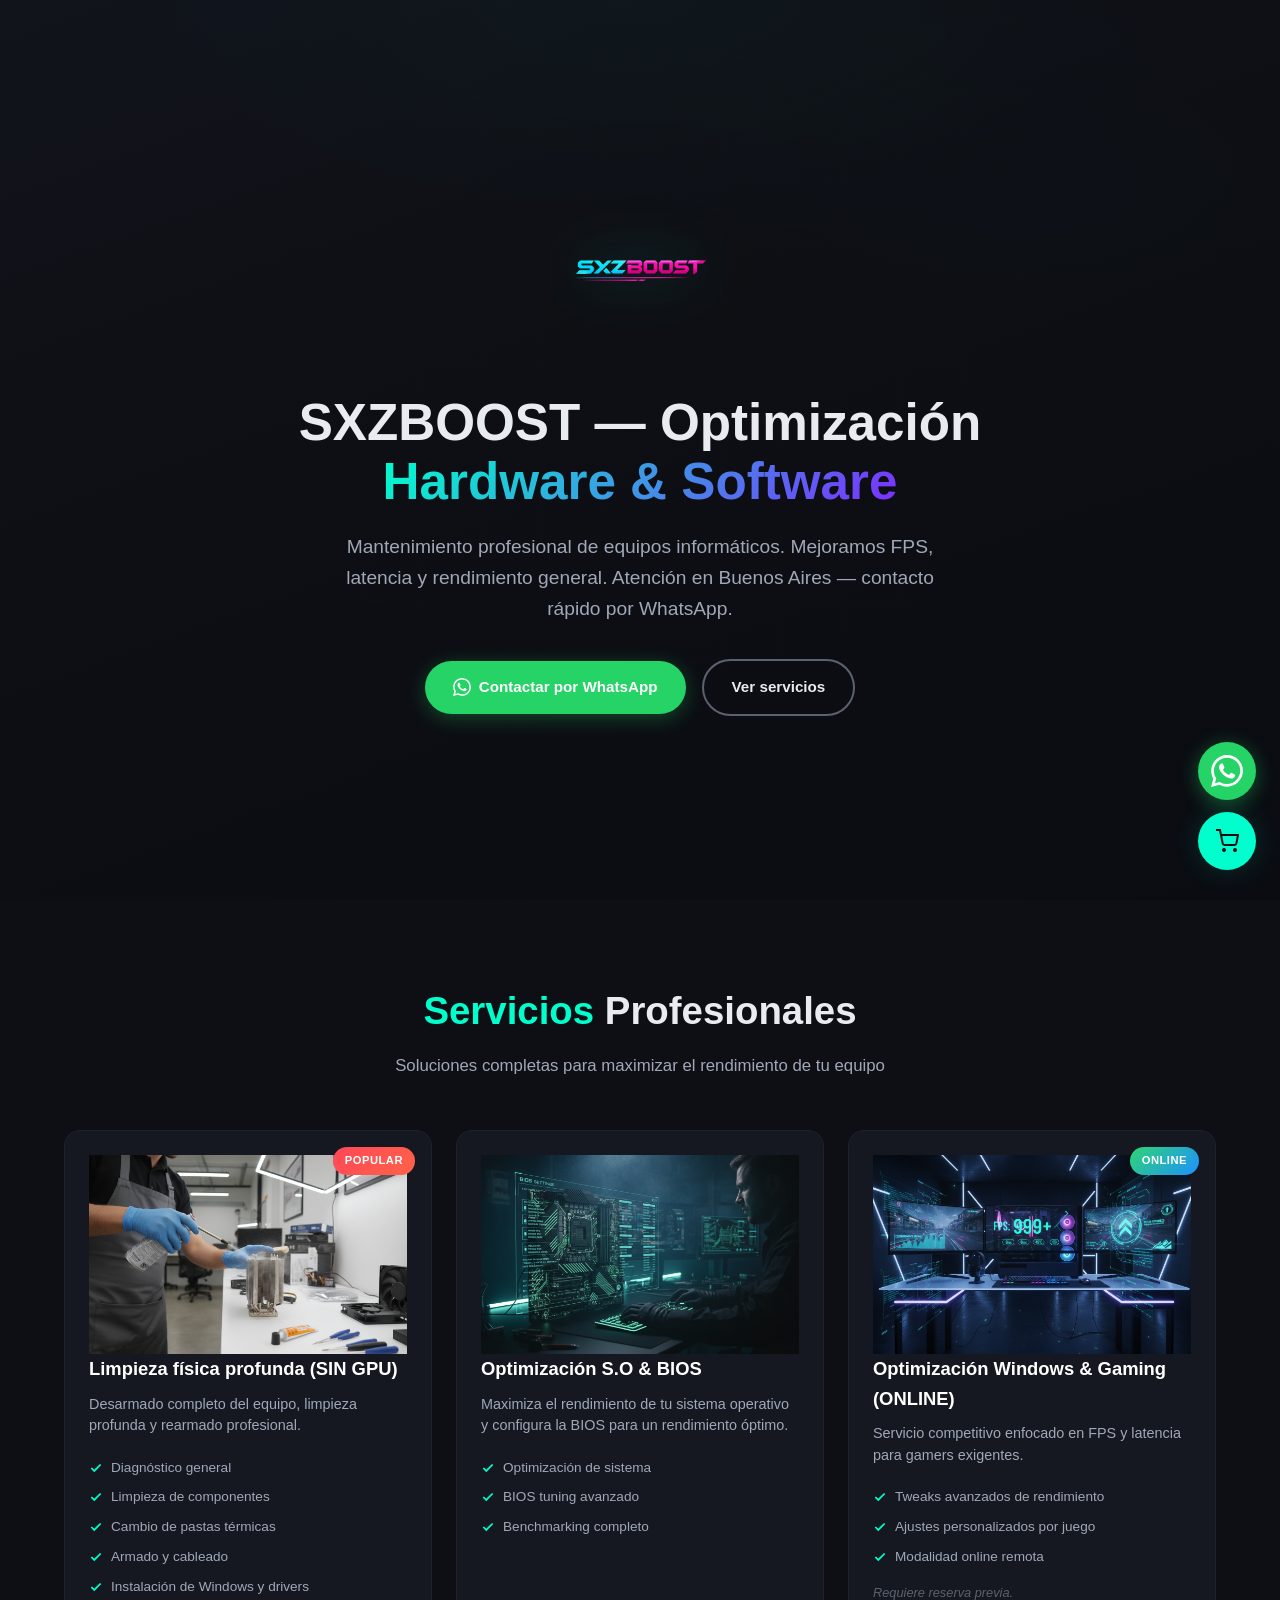
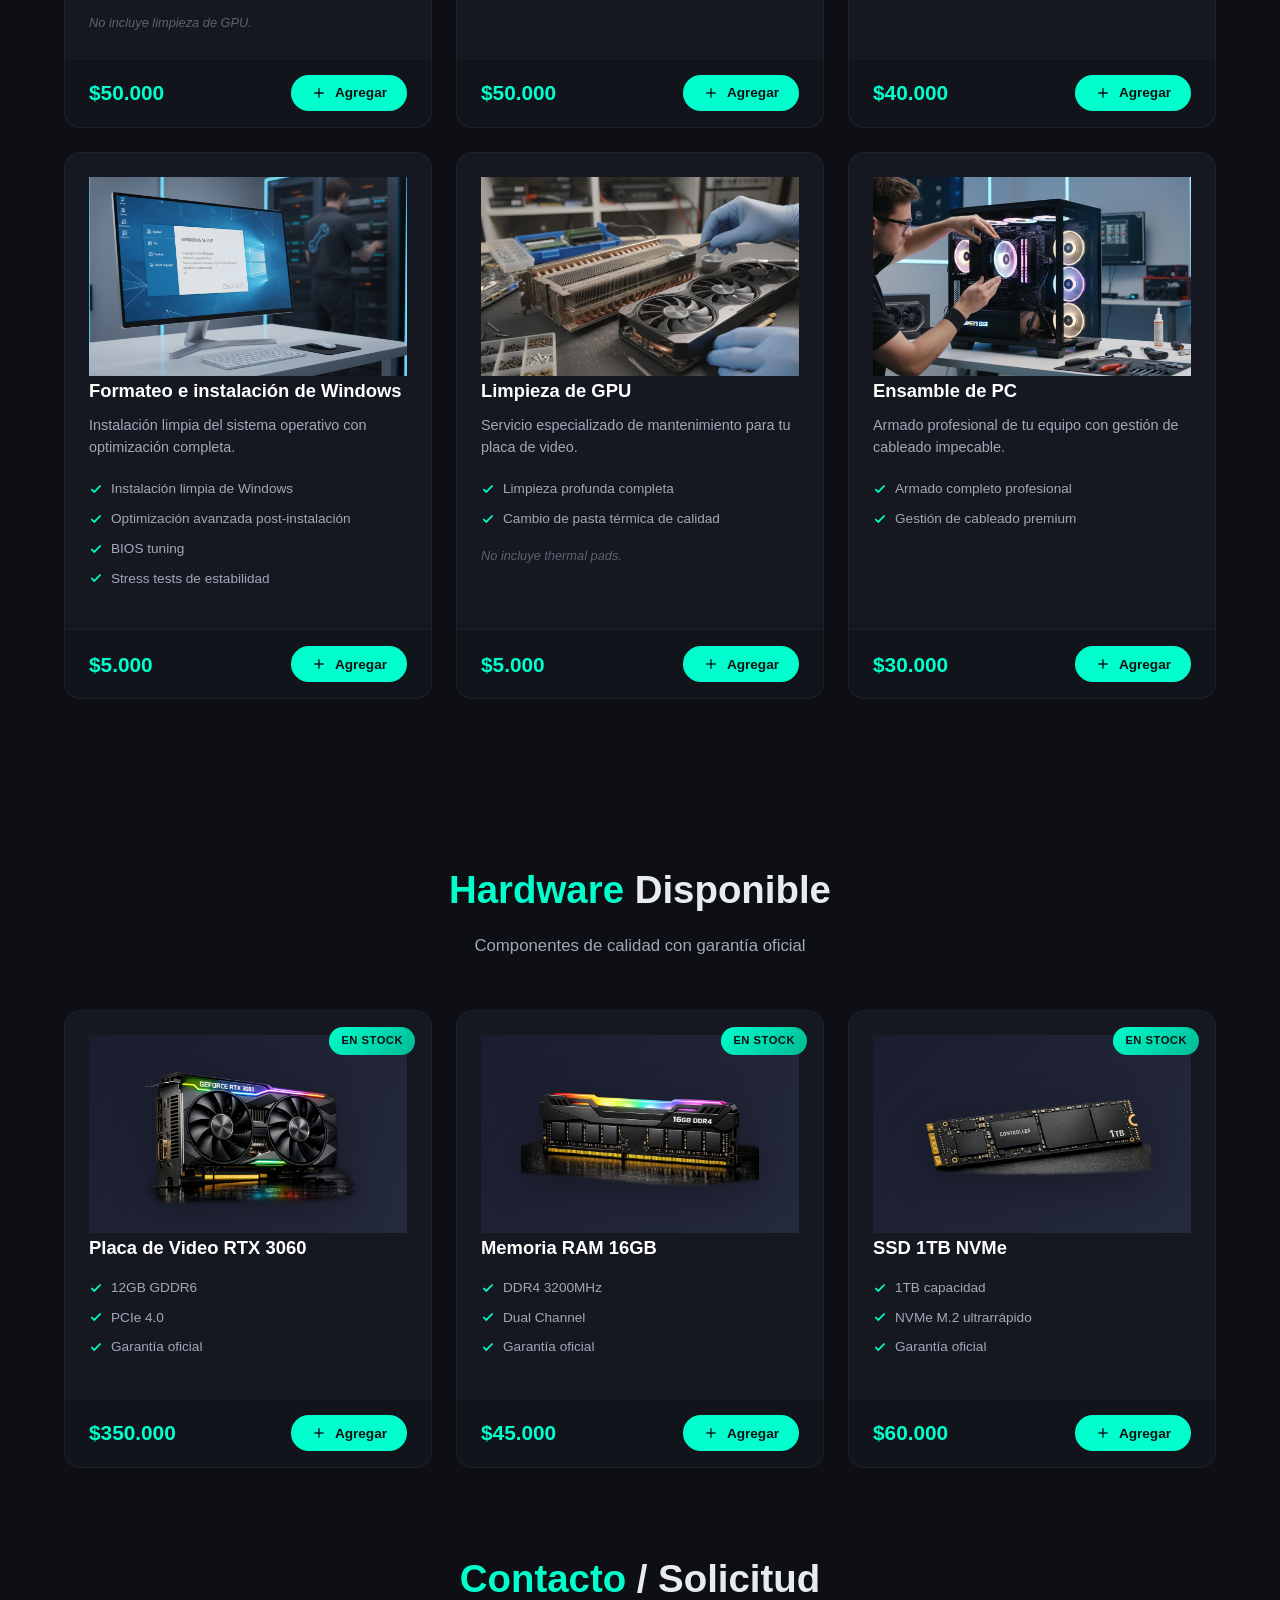
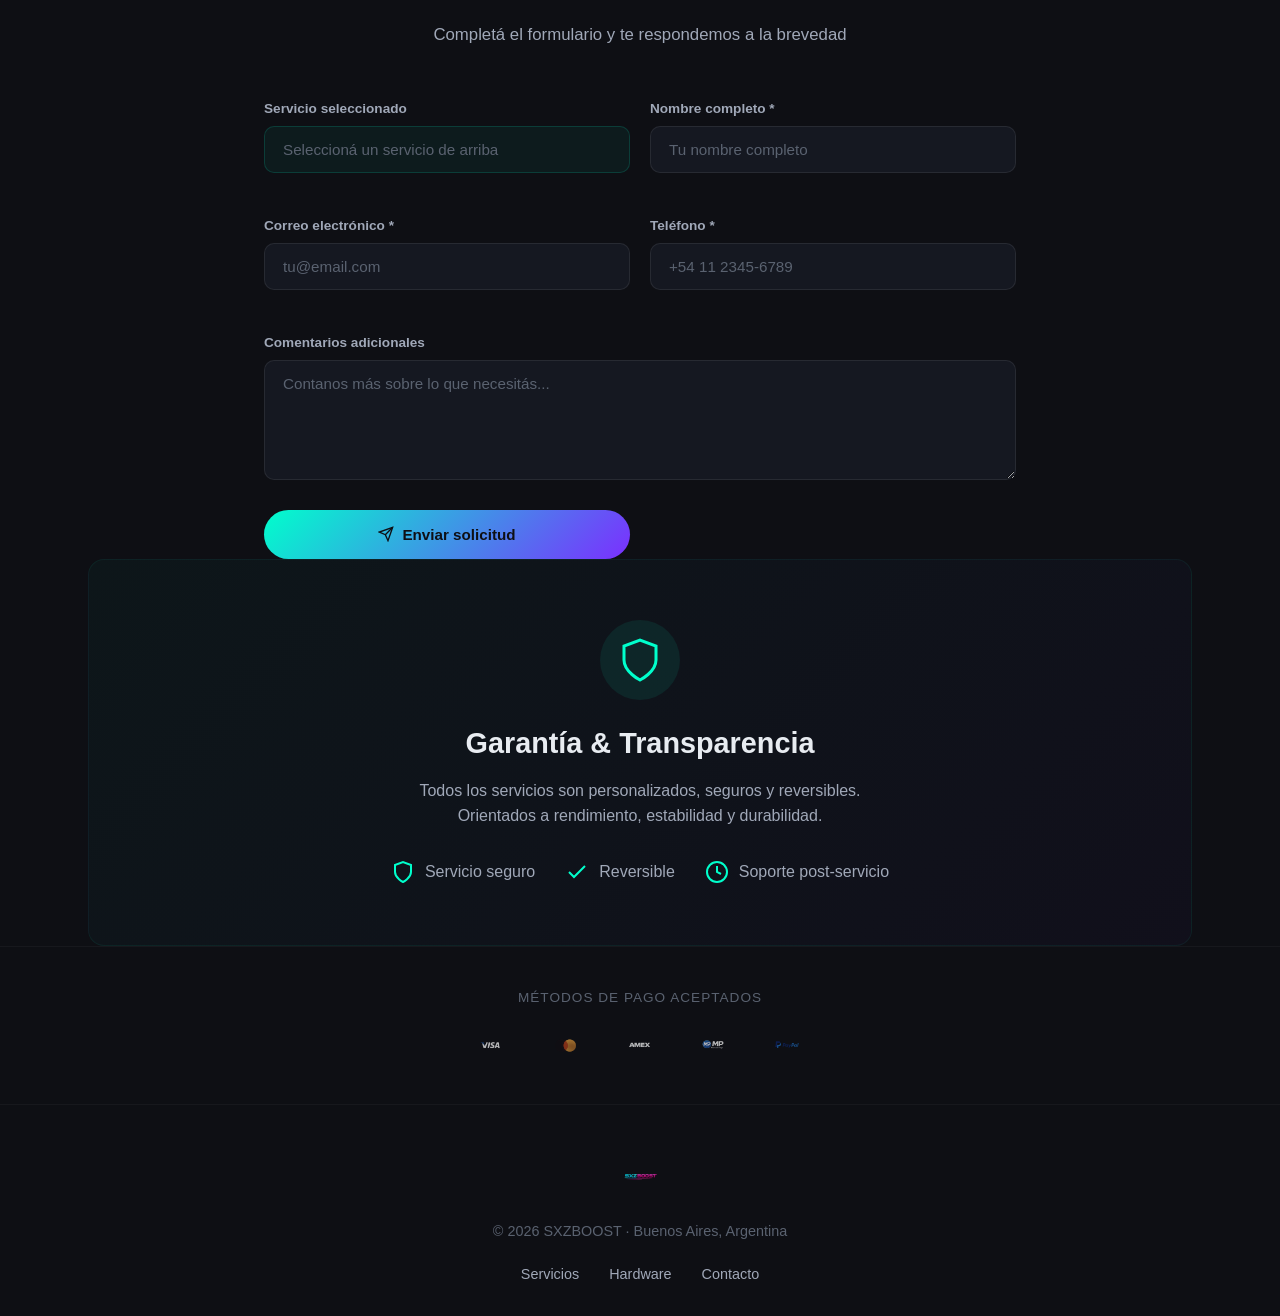
<file: index.html>
<!DOCTYPE html>
<html lang="es">
<head>
<meta charset="UTF-8" />
<meta name="viewport" content="width=device-width, initial-scale=1.0" />
<meta name="description" content="SXZBOOST - Servicio profesional de optimizaci&oacute;n y mantenimiento de PCs en Buenos Aires. Mejoramos FPS, latencia y rendimiento general." />
<meta name="keywords" content="optimizaci&oacute;n PC, mantenimiento computadoras, limpieza GPU, ensamble PC, Buenos Aires, gaming" />
<meta name="theme-color" content="#0e0f14" />
<meta name="author" content="SXZBOOST" />
<meta property="og:title" content="SXZBOOST | Optimizaci&oacute;n y Mantenimiento PC" />
<meta property="og:description" content="Servicio profesional de optimizaci&oacute;n de equipos inform&aacute;ticos. Mejoramos FPS, latencia y rendimiento general." />
<meta property="og:type" content="website" />

<!-- Content Security Policy (fallback si _headers no está disponible) -->
<meta http-equiv="Content-Security-Policy" content="default-src 'self'; script-src 'self' 'unsafe-inline' https://www.mercadopago.com https://www.paypal.com https://sdk.mercadopago.com; style-src 'self' 'unsafe-inline' https://fonts.googleapis.com; font-src 'self' https://fonts.gstatic.com; img-src 'self' data: https:; connect-src 'self' https://api.mercadopago.com https://*.paypal.com; frame-src https://www.mercadopago.com https://*.paypal.com; base-uri 'self'; form-action 'self' https://www.mercadopago.com https://*.paypal.com; upgrade-insecure-requests" />

<!-- X-Frame-Options (fallback) -->
<meta http-equiv="X-Frame-Options" content="DENY" />

<!-- X-Content-Type-Options (fallback) -->
<meta http-equiv="X-Content-Type-Options" content="nosniff" />

<!-- X-XSS-Protection (fallback para navegadores legacy) -->
<meta http-equiv="X-XSS-Protection" content="1; mode=block" />

<!-- Referrer Policy -->
<meta name="referrer" content="strict-origin-when-cross-origin" />

<title>SXZBOOST | Optimizaci&oacute;n &amp; Mantenimiento PC</title>

<!-- Preconnect -->
<link rel="preconnect" href="https://fonts.googleapis.com">
<link rel="preconnect" href="https://fonts.gstatic.com" crossorigin>

<!-- Fonts -->
<link href="https://fonts.googleapis.com/css2?family=Montserrat:wght@300;400;500;600;700;800&amp;display=swap" rel="stylesheet">

<!-- Favicon -->
<link rel="icon" type="image/png" href="logo.png">

<!-- CSS -->
<link rel="stylesheet" href="assets/css/style.css">
</head>

<body>

<!-- Skip link -->
<a class="sr-only" href="#main">Saltar al contenido</a>

<!-- Header / Hero -->
<header class="hero" role="banner">
<div class="hero-bg" aria-hidden="true"></div>
<div class="container hero-inner">
    <img class="logo" src="logo.png" alt="SXZBOOST" loading="eager">
    <h1>SXZBOOST &mdash; Optimizaci&oacute;n <span>Hardware &amp; Software</span></h1>
    <p class="lead">
    Mantenimiento profesional de equipos inform&aacute;ticos. Mejoramos FPS, latencia y rendimiento general.
    Atenci&oacute;n en Buenos Aires &mdash; contacto r&aacute;pido por WhatsApp.
    </p>
    <div class="hero-ctas">
    <a href="https://wa.me/5491123981806" target="_blank" rel="noopener noreferrer nofollow" class="btn btn-whatsapp" referrerpolicy="no-referrer">
        <svg width="18" height="18" viewBox="0 0 24 24" fill="currentColor" aria-hidden="true"><path d="M17.472 14.382c-.297-.149-1.758-.867-2.03-.967-.273-.099-.471-.148-.67.15-.197.297-.767.966-.94 1.164-.173.199-.347.223-.644.075-.297-.15-1.255-.463-2.39-1.475-.883-.788-1.48-1.761-1.653-2.059-.173-.297-.018-.458.13-.606.134-.133.298-.347.446-.52.149-.174.198-.298.298-.497.099-.198.05-.371-.025-.52-.075-.149-.669-1.612-.916-2.207-.242-.579-.487-.5-.669-.51-.173-.008-.371-.01-.57-.01-.198 0-.52.074-.792.372-.272.297-1.04 1.016-1.04 2.479 0 1.462 1.065 2.875 1.213 3.074.149.198 2.096 3.2 5.077 4.487.709.306 1.262.489 1.694.625.712.227 1.36.195 1.871.118.571-.085 1.758-.719 2.006-1.413.248-.694.248-1.289.173-1.413-.074-.124-.272-.198-.57-.347m-5.421 7.403h-.004a9.87 9.87 0 01-5.031-1.378l-.361-.214-3.741.982.998-3.648-.235-.374a9.86 9.86 0 01-1.51-5.26c.001-5.45 4.436-9.884 9.888-9.884 2.64 0 5.122 1.03 6.988 2.898a9.825 9.825 0 012.893 6.994c-.003 5.45-4.437 9.884-9.885 9.884m8.413-18.297A11.815 11.815 0 0012.05 0C5.495 0 .16 5.335.157 11.892c0 2.096.547 4.142 1.588 5.945L.057 24l6.305-1.654a11.882 11.882 0 005.683 1.448h.005c6.554 0 11.89-5.335 11.893-11.893a11.821 11.821 0 00-3.48-8.413z"/></svg>
        Contactar por WhatsApp
    </a>
    <a href="#servicios" class="btn btn-outline">Ver servicios</a>
    </div>
</div>
</header>

<!-- Main Content -->
<main id="main" class="container" role="main">

<!-- SERVICIOS -->
<section id="servicios" class="section-reveal">
    <div class="section-header">
    <h2><span>Servicios</span> Profesionales</h2>
    <p class="section-subtitle">Soluciones completas para maximizar el rendimiento de tu equipo</p>
    </div>
    <div class="services">

    <article class="card" data-service="limpieza_fisica">
        <div class="card-badge">Popular</div>
        <div class="card-body">
        <div class="card-img-wrap">
            <img src="img/Limpieza-Fisica.png" alt="Limpieza f&iacute;sica profunda de PC" loading="lazy">
        </div>
        <h3>Limpieza f&iacute;sica profunda (SIN GPU)</h3>
        <p>Desarmado completo del equipo, limpieza profunda y rearmado profesional.</p>
        <ul>
            <li><svg width="14" height="14" viewBox="0 0 24 24" fill="none" stroke="#00ffcc" stroke-width="3"><polyline points="20 6 9 17 4 12"></polyline></svg> Diagn&oacute;stico general</li>
            <li><svg width="14" height="14" viewBox="0 0 24 24" fill="none" stroke="#00ffcc" stroke-width="3"><polyline points="20 6 9 17 4 12"></polyline></svg> Limpieza de componentes</li>
            <li><svg width="14" height="14" viewBox="0 0 24 24" fill="none" stroke="#00ffcc" stroke-width="3"><polyline points="20 6 9 17 4 12"></polyline></svg> Cambio de pastas t&eacute;rmicas</li>
            <li><svg width="14" height="14" viewBox="0 0 24 24" fill="none" stroke="#00ffcc" stroke-width="3"><polyline points="20 6 9 17 4 12"></polyline></svg> Armado y cableado</li>
            <li><svg width="14" height="14" viewBox="0 0 24 24" fill="none" stroke="#00ffcc" stroke-width="3"><polyline points="20 6 9 17 4 12"></polyline></svg> Instalaci&oacute;n de Windows y drivers</li>
        </ul>
        <small class="card-note">No incluye limpieza de GPU.</small>
        </div>
        <div class="card-footer">
        <div class="price" data-price="50000">$50.000</div>
        <button class="btn btn-add"
            data-id="limpieza_fisica_sin_gpu"
            data-name="Limpieza f&iacute;sica profunda (SIN GPU)"
            data-price="50000"
            data-img="img/Limpieza-Fisica.png"
            aria-label="Agregar Limpieza f&iacute;sica profunda al carrito">
            <svg width="16" height="16" viewBox="0 0 24 24" fill="none" stroke="currentColor" stroke-width="2"><line x1="12" y1="5" x2="12" y2="19"></line><line x1="5" y1="12" x2="19" y2="12"></line></svg>
            Agregar
        </button>
        </div>
    </article>

    <article class="card" data-service="optimizacion_so">
        <div class="card-body">
        <div class="card-img-wrap">
            <img src="img/optimizacion-so-bios.png" alt="Optimizaci&oacute;n de sistema y BIOS" loading="lazy">
        </div>
        <h3>Optimizaci&oacute;n S.O &amp; BIOS</h3>
        <p>Maximiza el rendimiento de tu sistema operativo y configura la BIOS para un rendimiento &oacute;ptimo.</p>
        <ul>
            <li><svg width="14" height="14" viewBox="0 0 24 24" fill="none" stroke="#00ffcc" stroke-width="3"><polyline points="20 6 9 17 4 12"></polyline></svg> Optimizaci&oacute;n de sistema</li>
            <li><svg width="14" height="14" viewBox="0 0 24 24" fill="none" stroke="#00ffcc" stroke-width="3"><polyline points="20 6 9 17 4 12"></polyline></svg> BIOS tuning avanzado</li>
            <li><svg width="14" height="14" viewBox="0 0 24 24" fill="none" stroke="#00ffcc" stroke-width="3"><polyline points="20 6 9 17 4 12"></polyline></svg> Benchmarking completo</li>
        </ul>
        </div>
        <div class="card-footer">
        <div class="price" data-price="50000">$50.000</div>
        <button class="btn btn-add"
            data-id="optimizacion_so_bios"
            data-name="Optimizaci&oacute;n S.O &amp; BIOS"
            data-price="50000"
            data-img="img/optimizacion-so-bios.png"
            aria-label="Agregar Optimizaci&oacute;n S.O y BIOS al carrito">
            <svg width="16" height="16" viewBox="0 0 24 24" fill="none" stroke="currentColor" stroke-width="2"><line x1="12" y1="5" x2="12" y2="19"></line><line x1="5" y1="12" x2="19" y2="12"></line></svg>
            Agregar
        </button>
        </div>
    </article>

    <article class="card" data-service="gaming_online">
        <div class="card-badge badge-online">Online</div>
        <div class="card-body">
        <div class="card-img-wrap">
            <img src="img/optimizacion-gaming.png" alt="Optimizaci&oacute;n Windows Gaming" loading="lazy">
        </div>
        <h3>Optimizaci&oacute;n Windows &amp; Gaming (ONLINE)</h3>
        <p>Servicio competitivo enfocado en FPS y latencia para gamers exigentes.</p>
        <ul>
            <li><svg width="14" height="14" viewBox="0 0 24 24" fill="none" stroke="#00ffcc" stroke-width="3"><polyline points="20 6 9 17 4 12"></polyline></svg> Tweaks avanzados de rendimiento</li>
            <li><svg width="14" height="14" viewBox="0 0 24 24" fill="none" stroke="#00ffcc" stroke-width="3"><polyline points="20 6 9 17 4 12"></polyline></svg> Ajustes personalizados por juego</li>
            <li><svg width="14" height="14" viewBox="0 0 24 24" fill="none" stroke="#00ffcc" stroke-width="3"><polyline points="20 6 9 17 4 12"></polyline></svg> Modalidad online remota</li>
        </ul>
        <small class="card-note">Requiere reserva previa.</small>
        </div>
        <div class="card-footer">
        <div class="price" data-price="40000">$40.000</div>
        <button class="btn btn-add"
            data-id="optimizacion_windows_gaming"
            data-name="Optimizaci&oacute;n Windows &amp; Gaming (ONLINE)"
            data-price="40000"
            data-img="img/optimizacion-gaming.png"
            aria-label="Agregar Optimizaci&oacute;n Windows Gaming al carrito">
            <svg width="16" height="16" viewBox="0 0 24 24" fill="none" stroke="currentColor" stroke-width="2"><line x1="12" y1="5" x2="12" y2="19"></line><line x1="5" y1="12" x2="19" y2="12"></line></svg>
            Agregar
        </button>
        </div>
    </article>

    <article class="card" data-service="formateo">
        <div class="card-body">
        <div class="card-img-wrap">
            <img src="img/formateo-windows.png" alt="Formateo Windows" loading="lazy">
        </div>
        <h3>Formateo e instalaci&oacute;n de Windows</h3>
        <p>Instalaci&oacute;n limpia del sistema operativo con optimizaci&oacute;n completa.</p>
        <ul>
            <li><svg width="14" height="14" viewBox="0 0 24 24" fill="none" stroke="#00ffcc" stroke-width="3"><polyline points="20 6 9 17 4 12"></polyline></svg> Instalaci&oacute;n limpia de Windows</li>
            <li><svg width="14" height="14" viewBox="0 0 24 24" fill="none" stroke="#00ffcc" stroke-width="3"><polyline points="20 6 9 17 4 12"></polyline></svg> Optimizaci&oacute;n avanzada post-instalaci&oacute;n</li>
            <li><svg width="14" height="14" viewBox="0 0 24 24" fill="none" stroke="#00ffcc" stroke-width="3"><polyline points="20 6 9 17 4 12"></polyline></svg> BIOS tuning</li>
            <li><svg width="14" height="14" viewBox="0 0 24 24" fill="none" stroke="#00ffcc" stroke-width="3"><polyline points="20 6 9 17 4 12"></polyline></svg> Stress tests de estabilidad</li>
        </ul>
        </div>
        <div class="card-footer">
        <div class="price" data-price="5000">$5.000</div>
        <button class="btn btn-add"
            data-id="formateo_windows"
            data-name="Formateo e instalaci&oacute;n de Windows"
            data-price="5000"
            data-img="img/formateo-windows.png"
            aria-label="Agregar Formateo Windows al carrito">
            <svg width="16" height="16" viewBox="0 0 24 24" fill="none" stroke="currentColor" stroke-width="2"><line x1="12" y1="5" x2="12" y2="19"></line><line x1="5" y1="12" x2="19" y2="12"></line></svg>
            Agregar
        </button>
        </div>
    </article>

    <article class="card" data-service="limpieza_gpu">
        <div class="card-body">
        <div class="card-img-wrap">
            <img src="img/limpieza-gpu.jpg" alt="Limpieza de GPU" loading="lazy">
        </div>
        <h3>Limpieza de GPU</h3>
        <p>Servicio especializado de mantenimiento para tu placa de video.</p>
        <ul>
            <li><svg width="14" height="14" viewBox="0 0 24 24" fill="none" stroke="#00ffcc" stroke-width="3"><polyline points="20 6 9 17 4 12"></polyline></svg> Limpieza profunda completa</li>
            <li><svg width="14" height="14" viewBox="0 0 24 24" fill="none" stroke="#00ffcc" stroke-width="3"><polyline points="20 6 9 17 4 12"></polyline></svg> Cambio de pasta t&eacute;rmica de calidad</li>
        </ul>
        <small class="card-note">No incluye thermal pads.</small>
        </div>
        <div class="card-footer">
        <div class="price" data-price="5000">$5.000</div>
        <button class="btn btn-add"
            data-id="limpieza_gpu"
            data-name="Limpieza de GPU"
            data-price="5000"
            data-img="img/limpieza-gpu.jpg"
            aria-label="Agregar Limpieza de GPU al carrito">
            <svg width="16" height="16" viewBox="0 0 24 24" fill="none" stroke="currentColor" stroke-width="2"><line x1="12" y1="5" x2="12" y2="19"></line><line x1="5" y1="12" x2="19" y2="12"></line></svg>
            Agregar
        </button>
        </div>
    </article>

    <article class="card" data-service="ensamble">
        <div class="card-body">
        <div class="card-img-wrap">
            <img src="img/Ensambledepc.jpg" alt="Ensamble de PC" loading="lazy">
        </div>
        <h3>Ensamble de PC</h3>
        <p>Armado profesional de tu equipo con gesti&oacute;n de cableado impecable.</p>
        <ul>
            <li><svg width="14" height="14" viewBox="0 0 24 24" fill="none" stroke="#00ffcc" stroke-width="3"><polyline points="20 6 9 17 4 12"></polyline></svg> Armado completo profesional</li>
            <li><svg width="14" height="14" viewBox="0 0 24 24" fill="none" stroke="#00ffcc" stroke-width="3"><polyline points="20 6 9 17 4 12"></polyline></svg> Gesti&oacute;n de cableado premium</li>
        </ul>
        </div>
        <div class="card-footer">
        <div class="price" data-price="30000">$30.000</div>
        <button class="btn btn-add"
            data-id="ensamble_pc"
            data-name="Ensamble de PC"
            data-price="30000"
            data-img="img/Ensambledepc.jpg"
            aria-label="Agregar Ensamble de PC al carrito">
            <svg width="16" height="16" viewBox="0 0 24 24" fill="none" stroke="currentColor" stroke-width="2"><line x1="12" y1="5" x2="12" y2="19"></line><line x1="5" y1="12" x2="19" y2="12"></line></svg>
            Agregar
        </button>
        </div>
    </article>

    </div>
</section>

<!-- HARDWARE -->
<section id="hardware" class="section-reveal">
    <div class="section-header">
    <h2><span>Hardware</span> Disponible</h2>
    <p class="section-subtitle">Componentes de calidad con garant&iacute;a oficial</p>
    </div>
    <div class="hardware-grid">

    <article class="card card-product" data-product="gpu">
        <div class="card-badge badge-stock">En stock</div>
        <div class="card-body">
        <div class="card-img-wrap product-img-wrap">
            <img src="img/rtx3060.png" alt="Placa de video NVIDIA RTX 3060" loading="lazy">
        </div>
        <h3>Placa de Video RTX 3060</h3>
        <ul>
            <li><svg width="14" height="14" viewBox="0 0 24 24" fill="none" stroke="#00ffcc" stroke-width="3"><polyline points="20 6 9 17 4 12"></polyline></svg> 12GB GDDR6</li>
            <li><svg width="14" height="14" viewBox="0 0 24 24" fill="none" stroke="#00ffcc" stroke-width="3"><polyline points="20 6 9 17 4 12"></polyline></svg> PCIe 4.0</li>
            <li><svg width="14" height="14" viewBox="0 0 24 24" fill="none" stroke="#00ffcc" stroke-width="3"><polyline points="20 6 9 17 4 12"></polyline></svg> Garant&iacute;a oficial</li>
        </ul>
        </div>
        <div class="card-footer">
        <div class="price" data-price="350000">$350.000</div>
        <button class="btn btn-add"
            data-name="Placa de Video RTX 3060"
            data-price="350000"
            data-id="rtx_3060"
            data-img="img/rtx3060.png"
            aria-label="Agregar RTX 3060 al carrito">
            <svg width="16" height="16" viewBox="0 0 24 24" fill="none" stroke="currentColor" stroke-width="2"><line x1="12" y1="5" x2="12" y2="19"></line><line x1="5" y1="12" x2="19" y2="12"></line></svg>
            Agregar
        </button>
        </div>
    </article>

    <article class="card card-product" data-product="ram">
        <div class="card-badge badge-stock">En stock</div>
        <div class="card-body">
        <div class="card-img-wrap product-img-wrap">
            <img src="img/ram.png" alt="Memoria RAM 16GB DDR4" loading="lazy">
        </div>
        <h3>Memoria RAM 16GB</h3>
        <ul>
            <li><svg width="14" height="14" viewBox="0 0 24 24" fill="none" stroke="#00ffcc" stroke-width="3"><polyline points="20 6 9 17 4 12"></polyline></svg> DDR4 3200MHz</li>
            <li><svg width="14" height="14" viewBox="0 0 24 24" fill="none" stroke="#00ffcc" stroke-width="3"><polyline points="20 6 9 17 4 12"></polyline></svg> Dual Channel</li>
            <li><svg width="14" height="14" viewBox="0 0 24 24" fill="none" stroke="#00ffcc" stroke-width="3"><polyline points="20 6 9 17 4 12"></polyline></svg> Garant&iacute;a oficial</li>
        </ul>
        </div>
        <div class="card-footer">
        <div class="price" data-price="45000">$45.000</div>
        <button class="btn btn-add"
            data-id="ram_16gb"
            data-name="Memoria RAM 16GB DDR4"
            data-price="45000"
            data-img="img/ram.png"
            aria-label="Agregar RAM 16GB al carrito">
            <svg width="16" height="16" viewBox="0 0 24 24" fill="none" stroke="currentColor" stroke-width="2"><line x1="12" y1="5" x2="12" y2="19"></line><line x1="5" y1="12" x2="19" y2="12"></line></svg>
            Agregar
        </button>
        </div>
    </article>

    <article class="card card-product" data-product="ssd">
        <div class="card-badge badge-stock">En stock</div>
        <div class="card-body">
        <div class="card-img-wrap product-img-wrap">
            <img src="img/ssd.png" alt="SSD 1TB NVMe" loading="lazy">
        </div>
        <h3>SSD 1TB NVMe</h3>
        <ul>
            <li><svg width="14" height="14" viewBox="0 0 24 24" fill="none" stroke="#00ffcc" stroke-width="3"><polyline points="20 6 9 17 4 12"></polyline></svg> 1TB capacidad</li>
            <li><svg width="14" height="14" viewBox="0 0 24 24" fill="none" stroke="#00ffcc" stroke-width="3"><polyline points="20 6 9 17 4 12"></polyline></svg> NVMe M.2 ultrarr&aacute;pido</li>
            <li><svg width="14" height="14" viewBox="0 0 24 24" fill="none" stroke="#00ffcc" stroke-width="3"><polyline points="20 6 9 17 4 12"></polyline></svg> Garant&iacute;a oficial</li>
        </ul>
        </div>
        <div class="card-footer">
        <div class="price" data-price="60000">$60.000</div>
        <button class="btn btn-add"
            data-id="ssd_1tb_nvme"
            data-name="SSD 1TB NVMe"
            data-price="60000"
            data-img="img/ssd.png"
            aria-label="Agregar SSD 1TB al carrito">
            <svg width="16" height="16" viewBox="0 0 24 24" fill="none" stroke="currentColor" stroke-width="2"><line x1="12" y1="5" x2="12" y2="19"></line><line x1="5" y1="12" x2="19" y2="12"></line></svg>
            Agregar
        </button>
        </div>
    </article>

    </div>
</section>

<!-- FORMULARIO -->
<section class="contact-form section-reveal container" id="contacto">
    <div class="section-header">
    <h2><span>Contacto</span> / Solicitud</h2>
    <p class="section-subtitle">Complet&aacute; el formulario y te respondemos a la brevedad</p>
    </div>
    <form id="contactForm" class="form-grid" novalidate>
    <div class="form-group">
        <label for="servicio">Servicio seleccionado</label>
        <input type="text" id="servicio" name="servicio" readonly placeholder="Seleccion&aacute; un servicio de arriba">
    </div>
    <div class="form-group">
        <label for="name">Nombre completo *</label>
        <input type="text" id="name" name="name" required placeholder="Tu nombre completo" autocomplete="name" maxlength="100">
        <span class="form-error" id="name-error"></span>
    </div>
    <div class="form-group">
        <label for="email">Correo electr&oacute;nico *</label>
        <input type="email" id="email" name="email" required placeholder="tu@email.com" autocomplete="email" maxlength="200">
        <span class="form-error" id="email-error"></span>
    </div>
    <div class="form-group">
        <label for="phone">Tel&eacute;fono *</label>
        <input type="tel" id="phone" name="phone" required placeholder="+54 11 2345-6789" autocomplete="tel" maxlength="30">
        <span class="form-error" id="phone-error"></span>
    </div>
    <div class="form-group full-width">
        <label for="comments">Comentarios adicionales</label>
        <textarea id="comments" name="comments" rows="4" placeholder="Contanos m&aacute;s sobre lo que necesit&aacute;s..." maxlength="1000"></textarea>
    </div>
    <div class="form-footer full-width">
        <div id="formMessage" class="form-message sr-only" role="status" aria-live="polite"></div>
        <button type="submit" class="btn btn-submit">
        <svg width="16" height="16" viewBox="0 0 24 24" fill="none" stroke="currentColor" stroke-width="2"><line x1="22" y1="2" x2="11" y2="13"></line><polygon points="22 2 15 22 11 13 2 9 22 2"></polygon></svg>
        Enviar solicitud
        </button>
    </div>
    </form>
</section>

<!-- GARANT&Iacute;A -->
<section class="garantia section-reveal">
    <div class="garantia-icon" aria-hidden="true">
    <svg width="48" height="48" viewBox="0 0 24 24" fill="none" stroke="#00ffcc" stroke-width="1.5"><path d="M12 22s8-4 8-10V5l-8-3-8 3v7c0 6 8 10 8 10z"></path></svg>
    </div>
    <h2>Garant&iacute;a &amp; Transparencia</h2>
    <p>
    Todos los servicios son personalizados, seguros y reversibles.
    Orientados a rendimiento, estabilidad y durabilidad.
    </p>
    <div class="garantia-features">
    <div class="garantia-item">
        <svg width="24" height="24" viewBox="0 0 24 24" fill="none" stroke="#00ffcc" stroke-width="2"><path d="M12 22s8-4 8-10V5l-8-3-8 3v7c0 6 8 10 8 10z"></path></svg>
        <span>Servicio seguro</span>
    </div>
    <div class="garantia-item">
        <svg width="24" height="24" viewBox="0 0 24 24" fill="none" stroke="#00ffcc" stroke-width="2"><polyline points="20 6 9 17 4 12"></polyline></svg>
        <span>Reversible</span>
    </div>
    <div class="garantia-item">
        <svg width="24" height="24" viewBox="0 0 24 24" fill="none" stroke="#00ffcc" stroke-width="2"><circle cx="12" cy="12" r="10"></circle><polyline points="12 6 12 12 16 14"></polyline></svg>
        <span>Soporte post-servicio</span>
    </div>
    </div>
</section>

</main>

<!-- M&eacute;todos de Pago -->
<section class="pagos">
    <div class="container pagos-inner">
    <h4>M&eacute;todos de pago aceptados</h4>
    <div class="payment-cards">
        <img src="img/visa.png" alt="Visa" loading="lazy">
        <img src="img/mastercard.png" alt="Mastercard" loading="lazy">
        <img src="img/amex.png" alt="American Express" loading="lazy">
        <img src="img/mercadopago.png" alt="Mercado Pago" loading="lazy">
        <img src="img/paypal.png" alt="PayPal" loading="lazy">
    </div>
    </div>
</section>

<!-- Footer -->
<footer>
    <div class="container">
    <div class="footer-content">
        <img src="logo.png" alt="SXZBOOST" class="footer-logo" loading="lazy">
        <p class="footer-text">&copy; 2026 SXZBOOST &middot; Buenos Aires, Argentina</p>
        <div class="footer-links">
        <a href="#servicios">Servicios</a>
        <a href="#hardware">Hardware</a>
        <a href="#contacto">Contacto</a>
        </div>
    </div>
    </div>
</footer>

<!-- WhatsApp Float -->
<a class="whatsapp" href="https://wa.me/5491123981806" target="_blank" rel="noopener noreferrer nofollow" aria-label="Contactar por WhatsApp" referrerpolicy="no-referrer">
    <svg width="32" height="32" viewBox="0 0 24 24" fill="currentColor"><path d="M17.472 14.382c-.297-.149-1.758-.867-2.03-.967-.273-.099-.471-.148-.67.15-.197.297-.767.966-.94 1.164-.173.199-.347.223-.644.075-.297-.15-1.255-.463-2.39-1.475-.883-.788-1.48-1.761-1.653-2.059-.173-.297-.018-.458.13-.606.134-.133.298-.347.446-.52.149-.174.198-.298.298-.497.099-.198.05-.371-.025-.52-.075-.149-.669-1.612-.916-2.207-.242-.579-.487-.5-.669-.51-.173-.008-.371-.01-.57-.01-.198 0-.52.074-.792.372-.272.297-1.04 1.016-1.04 2.479 0 1.462 1.065 2.875 1.213 3.074.149.198 2.096 3.2 5.077 4.487.709.306 1.262.489 1.694.625.712.227 1.36.195 1.871.118.571-.085 1.758-.719 2.006-1.413.248-.694.248-1.289.173-1.413-.074-.124-.272-.198-.57-.347m-5.421 7.403h-.004a9.87 9.87 0 01-5.031-1.378l-.361-.214-3.741.982.998-3.648-.235-.374a9.86 9.86 0 01-1.51-5.26c.001-5.45 4.436-9.884 9.888-9.884 2.64 0 5.122 1.03 6.988 2.898a9.825 9.825 0 012.893 6.994c-.003 5.45-4.437 9.884-9.885 9.884m8.413-18.297A11.815 11.815 0 0012.05 0C5.495 0 .16 5.335.157 11.892c0 2.096.547 4.142 1.588 5.945L.057 24l6.305-1.654a11.882 11.882 0 005.683 1.448h.005c6.554 0 11.89-5.335 11.893-11.893a11.821 11.821 0 00-3.48-8.413z"/></svg>
    <span class="whatsapp-tooltip">Escribinos</span>
</a>

<!-- CARRITO -->
<div id="cart-icon" role="button" tabindex="0" aria-label="Abrir carrito">
    <svg width="24" height="24" viewBox="0 0 24 24" fill="none" stroke="currentColor" stroke-width="2"><circle cx="9" cy="21" r="1"></circle><circle cx="20" cy="21" r="1"></circle><path d="M1 1h4l2.68 13.39a2 2 0 0 0 2 1.61h9.72a2 2 0 0 0 2-1.61L23 6H6"></path></svg>
    <span id="cart-count">0</span>
    <span class="cart-tooltip">Ver carrito</span>
</div>

<div id="cart-panel" role="dialog" aria-label="Carrito de compras" aria-hidden="true">
    <div class="cart-header">
    <h3>Mi Carrito</h3>
    <button id="cart-close" class="cart-close" aria-label="Cerrar carrito">
        <svg width="20" height="20" viewBox="0 0 24 24" fill="none" stroke="currentColor" stroke-width="2"><line x1="18" y1="6" x2="6" y2="18"></line><line x1="6" y1="6" x2="18" y2="18"></line></svg>
    </button>
    </div>
    <div id="cart-items" class="cart-items-scroll"></div>
    <div class="cart-empty" id="cart-empty">
    <svg width="48" height="48" viewBox="0 0 24 24" fill="none" stroke="var(--muted)" stroke-width="1"><circle cx="9" cy="21" r="1"></circle><circle cx="20" cy="21" r="1"></circle><path d="M1 1h4l2.68 13.39a2 2 0 0 0 2 1.61h9.72a2 2 0 0 0 2-1.61L23 6H6"></path></svg>
    <p>Tu carrito est&aacute; vac&iacute;o</p>
    <span>Agreg&aacute; servicios o productos</span>
    </div>
    <div id="cart-footer" class="cart-footer" style="display:none;">
    <div class="cart-subtotal">
        <span>Subtotal</span>
        <span id="cart-subtotal">$0</span>
    </div>
    <div id="cart-total" class="cart-total-price">Total: $0</div>
    <button id="checkout-btn" class="btn btn-checkout">
        <svg width="16" height="16" viewBox="0 0 24 24" fill="none" stroke="currentColor" stroke-width="2"><rect x="1" y="4" width="22" height="16" rx="2" ry="2"></rect><line x1="1" y1="10" x2="23" y2="10"></line></svg>
        Ir al Checkout
    </button>
    <button id="clear-cart-btn" class="btn-clear">
        <svg width="14" height="14" viewBox="0 0 24 24" fill="none" stroke="currentColor" stroke-width="2"><polyline points="3 6 5 6 21 6"></polyline><path d="M19 6v14a2 2 0 0 1-2 2H7a2 2 0 0 1-2-2V6m3 0V4a2 2 0 0 1 2-2h4a2 2 0 0 1 2 2v2"></path></svg>
        Vaciar carrito
    </button>
    </div>
</div>

<!-- Toast Notification -->
<div id="toast" class="toast" role="status" aria-live="polite" aria-hidden="true">
    <span id="toast-icon"></span>
    <span id="toast-message"></span>
</div>

<!-- Overlay -->
<div id="cart-overlay" class="cart-overlay" aria-hidden="true"></div>

<!-- Scripts -->
<script src="assets/js/cart.js"></script>
<script src="assets/js/main.js"></script>

</body>
</html>
</file>
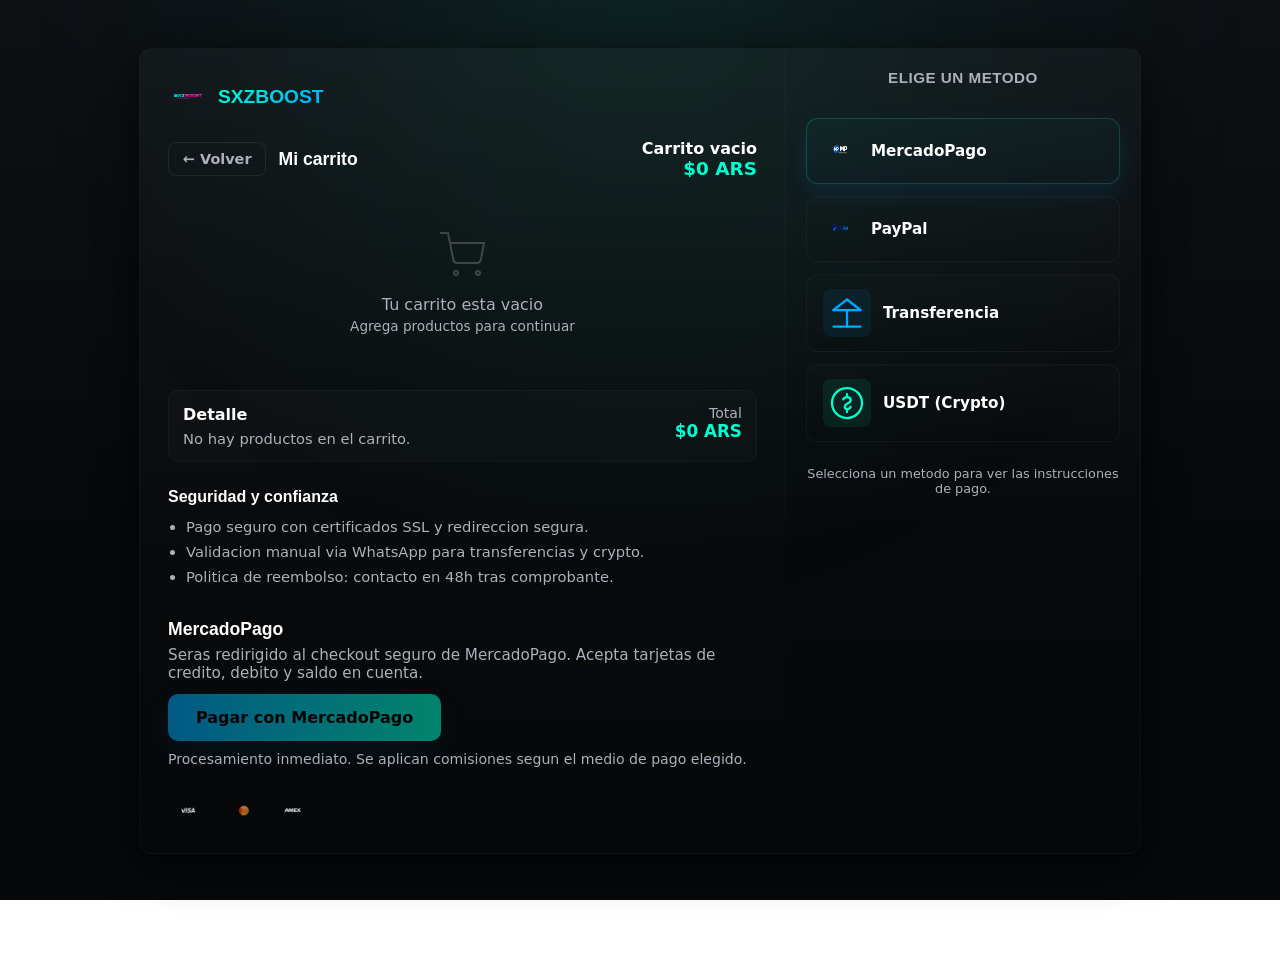
<file: checkout.html>
<!DOCTYPE html>
<html lang="es">
<head>
<meta charset="utf-8" />
<title>Checkout | SXZBOOST</title>
<meta name="viewport" content="width=device-width, initial-scale=1" />
<meta name="description" content="Checkout seguro - SXZBOOST" />
<meta name="theme-color" content="#0e1014" />

<!-- Content Security Policy (fallback si _headers no está disponible) -->
<meta http-equiv="Content-Security-Policy" content="default-src 'self'; script-src 'self' 'unsafe-inline' https://www.mercadopago.com https://www.paypal.com https://sdk.mercadopago.com; style-src 'self' 'unsafe-inline' https://fonts.googleapis.com; font-src 'self' https://fonts.gstatic.com; img-src 'self' data: https:; connect-src 'self' https://api.mercadopago.com https://*.paypal.com; frame-src https://www.mercadopago.com https://*.paypal.com; base-uri 'self'; form-action 'self' https://www.mercadopago.com https://*.paypal.com; upgrade-insecure-requests" />
<meta http-equiv="X-Frame-Options" content="DENY" />
<meta http-equiv="X-Content-Type-Options" content="nosniff" />
<meta http-equiv="X-XSS-Protection" content="1; mode=block" />
<meta name="referrer" content="strict-origin-when-cross-origin" />

<link rel="preconnect" href="https://fonts.googleapis.com">
<link rel="preconnect" href="https://fonts.gstatic.com" crossorigin>
<link href="https://fonts.googleapis.com/css2?family=Inter:wght@300;400;600&family=Montserrat:wght@700;800&display=swap" rel="stylesheet">
<link rel="icon" type="image/png" href="logo.png">

<style>
:root {
  --bg: #0e1014;
  --muted: #aeb0bb;
  --accent-1: #00aaff;
  --accent-2: #00ffcc;
  --success: #00ffd1;
  --surface: rgba(255,255,255,0.02);
  --max-width: 1000px;
}

html, body {
  height: 100%;
  margin: 0;
  padding: 0;
  font-family: Inter, system-ui, -apple-system, "Segoe UI", Roboto, "Helvetica Neue", Arial;
  background: linear-gradient(180deg, rgba(14,16,20,1) 0%, rgba(6,8,10,1) 60%);
  background-attachment: fixed;
  color: #fff;
  display: flex;
  justify-content: center;
  align-items: flex-start;
  padding: 24px;
}

body::before {
  content: '';
  position: fixed;
  left: 0;
  right: 0;
  top: 0;
  height: 90%;
  pointer-events: none;
  z-index: 0;
  background: radial-gradient(circle at top, rgba(0, 255, 204, 0.08) 0%, rgba(0, 255, 204, 0.03) 30%, transparent 60%);
}

.muted { color: var(--muted); }

/* Layout principal */
.checkout-card {
  position: relative;
  z-index: 1;
  display: flex;
  gap: 0;
  width: 100%;
  max-width: var(--max-width);
  background: linear-gradient(180deg, rgba(255,255,255,0.02), rgba(0,0,0,0.06));
  border-radius: 12px;
  overflow: hidden;
  box-shadow: 0 12px 40px rgba(0,0,0,0.7);
  border: 1px solid rgba(255,255,255,0.03);
}

.checkout-left {
  flex: 1 1 60%;
  padding: 28px;
  display: flex;
  flex-direction: column;
  gap: 18px;
  background: linear-gradient(180deg, rgba(255,255,255,0.01), rgba(0,0,0,0.04));
}

.checkout-right {
  width: 320px;
  min-width: 220px;
  padding: 20px;
  background: linear-gradient(180deg, rgba(255,255,255,0.01), rgba(0,0,0,0.02));
  border-left: 1px solid rgba(255,255,255,0.03);
  display: flex;
  flex-direction: column;
  gap: 12px;
  align-items: center;
  align-self: flex-start;
}

/* Header del carrito */
.cart-header-row {
  display: flex;
  justify-content: space-between;
  align-items: center;
}

.cart-header-left {
  display: flex;
  gap: 12px;
  align-items: center;
}

.cart-header-title {
  font-weight: 800;
  font-family: 'Montserrat', sans-serif;
  font-size: 1.1rem;
}

/* Botones */
.btn-small {
  padding: 8px 14px;
  border-radius: 8px;
  background: transparent;
  border: 1px solid rgba(255,255,255,0.08);
  color: var(--muted);
  cursor: pointer;
  font-weight: 600;
  font-family: inherit;
  font-size: 0.9rem;
  transition: all .15s;
}

.btn-small:hover {
  border-color: var(--accent-2);
  color: var(--accent-2);
  background: rgba(0,255,204,0.05);
}

.btn-pay {
  padding: 14px 28px;
  border-radius: 10px;
  border: none;
  background: linear-gradient(90deg, var(--accent-1), var(--accent-2));
  color: #000;
  font-weight: 800;
  cursor: pointer;
  font-size: 1rem;
  font-family: inherit;
  box-shadow: 0 10px 30px rgba(0,170,255,0.15);
  transition: all .2s;
}

.btn-pay:hover:not([disabled]) {
  transform: translateY(-2px);
  box-shadow: 0 14px 40px rgba(0,170,255,0.25);
  filter: brightness(1.1);
}

.btn-pay[disabled] {
  opacity: .5;
  cursor: not-allowed;
}

.btn-pay.loading::after {
  content: '';
  display: inline-block;
  margin-left: 10px;
  border: 2px solid #000;
  border-top: 2px solid transparent;
  border-radius: 50%;
  width: 14px;
  height: 14px;
  animation: spin .8s linear infinite;
  vertical-align: middle;
}

@keyframes spin {
  100% { transform: rotate(360deg); }
}

/* Summary box */
.summary-product {
  font-weight: 700;
  font-size: 1rem;
  color: #fff;
}

.summary-price {
  font-weight: 800;
  font-size: 1.15rem;
  color: var(--success);
}

.summary-box {
  background: var(--surface);
  padding: 14px;
  border-radius: 10px;
  border: 1px solid rgba(255,255,255,0.03);
  display: grid;
  grid-template-columns: 1fr auto;
  gap: 10px;
  align-items: start;
}

/* Cart rows */
.cart-row {
  display: flex;
  gap: 12px;
  align-items: center;
  background: rgba(255,255,255,0.01);
  padding: 10px;
  border-radius: 8px;
  border: 1px solid rgba(255,255,255,0.02);
}

.cart-thumb {
  width: 64px;
  height: 64px;
  border-radius: 8px;
  object-fit: cover;
  background: rgba(255,255,255,0.02);
  padding: 6px;
  flex-shrink: 0;
}

.icon-btn {
  display: inline-flex;
  align-items: center;
  justify-content: center;
  width: 36px;
  height: 36px;
  border-radius: 8px;
  border: 1px solid rgba(255,255,255,0.06);
  background: rgba(255,255,255,0.02);
  color: var(--muted);
  cursor: pointer;
  font-weight: 700;
  font-family: inherit;
  font-size: 1rem;
  transition: all .15s;
}

.icon-btn:hover {
  transform: translateY(-2px);
  box-shadow: 0 8px 20px rgba(0,0,0,0.4);
  border-color: rgba(255,255,255,0.12);
}

.btn-delete {
  color: #ff6b6b;
  border-color: rgba(255,107,107,0.12);
  background: rgba(255,107,107,0.03);
}

.btn-delete:hover {
  background: rgba(255,107,107,0.1);
  border-color: rgba(255,107,107,0.25);
}

.qty-num {
  min-width: 30px;
  text-align: center;
  font-weight: 700;
}

/* Metodos de pago */
.icons-title {
  font-weight: 700;
  font-family: 'Montserrat', sans-serif;
  font-size: 0.95rem;
  color: var(--muted);
  text-transform: uppercase;
  letter-spacing: 0.5px;
}

.icons-wrap {
  margin-top: 20px;
  display: flex;
  flex-direction: column;
  gap: 12px;
  width: 100%;
}

.pay-icon {
  display: flex;
  align-items: center;
  gap: 12px;
  padding: 14px 16px;
  border-radius: 12px;
  border: 1px solid rgba(255,255,255,0.04);
  background: linear-gradient(180deg, rgba(255,255,255,0.01), rgba(0,0,0,0.02));
  cursor: pointer;
  transition: all .15s;
  text-align: left;
  width: 100%;
  color: #fff;
  font-family: inherit;
}

.pay-icon img, .pay-icon svg {
  width: 36px;
  height: 36px;
  display: block;
  border-radius: 6px;
  flex-shrink: 0;
}

.pay-icon .method-label {
  font-weight: 700;
  font-size: 0.95rem;
}

.pay-icon:hover {
  transform: translateY(-3px);
  box-shadow: 0 12px 30px rgba(0,0,0,0.4);
  border-color: rgba(255,255,255,0.08);
}

.pay-icon.active {
  box-shadow: 0 8px 25px rgba(0,170,255,0.12);
  border-color: rgba(0,255,204,0.2);
  background: linear-gradient(180deg, rgba(0,255,204,0.04), rgba(0,170,255,0.03));
}

.icons-note {
  margin-top: 12px;
  font-size: 0.8rem;
  text-align: center;
}

/* Method panel */
.method-panel {
  margin-top: 12px;
}

.method-name {
  font-weight: 800;
  font-family: 'Montserrat', sans-serif;
  font-size: 1.1rem;
  margin-bottom: 6px;
}

.method-desc {
  color: var(--muted);
  font-size: 0.95rem;
  margin-bottom: 12px;
}

.method-note {
  font-size: 0.88rem;
  margin-top: 10px;
  color: var(--muted);
}

/* Manual details (transferencia/crypto) */
.manual-details {
  font-size: 0.95rem;
  color: var(--muted);
  background: rgba(255,255,255,0.01);
  padding: 14px;
  border-radius: 8px;
  border: 1px solid rgba(255,255,255,0.03);
}

.copy-box {
  display: flex;
  justify-content: space-between;
  align-items: center;
  background: rgba(255,255,255,0.03);
  padding: 10px 14px;
  border-radius: 6px;
  margin-top: 8px;
  border: 1px solid rgba(255,255,255,0.05);
  gap: 10px;
}

.copy-text {
  font-family: 'Courier New', monospace;
  color: var(--accent-2);
  font-size: 0.9rem;
  word-break: break-all;
}

.btn-copy {
  background: none;
  border: 1px solid var(--accent-1);
  color: var(--accent-1);
  padding: 4px 12px;
  border-radius: 4px;
  cursor: pointer;
  font-size: 0.75rem;
  font-weight: 700;
  font-family: inherit;
  transition: all .15s;
  white-space: nowrap;
  flex-shrink: 0;
}

.btn-copy:hover {
  background: var(--accent-1);
  color: #000;
}

/* Action row */
.action-row {
  display: flex;
  gap: 12px;
  margin-top: 12px;
  align-items: center;
  flex-wrap: wrap;
}

/* WhatsApp inline */
.sxz-whatsapp-inline {
  display: inline-flex;
  align-items: center;
  gap: 6px;
  padding: 10px 16px;
  border: 2px solid #25D366;
  color: #25D366;
  border-radius: 8px;
  font-weight: 700;
  text-decoration: none;
  font-size: 0.9rem;
  transition: all .15s;
}

.sxz-whatsapp-inline:hover {
  background: #25D366;
  color: #000;
}

/* Accepted cards */
.cards-accepted {
  margin-top: 12px;
  display: flex;
  gap: 10px;
  align-items: center;
  flex-wrap: wrap;
}

.cards-accepted img {
  height: 28px;
  width: auto;
  opacity: 0.85;
  filter: grayscale(0.2);
  transition: all .15s;
}

.cards-accepted img:hover {
  opacity: 1;
  filter: grayscale(0);
}

/* Tooltip */
#sxzTooltip {
  position: fixed;
  display: none;
  z-index: 9999;
  background: var(--accent-2);
  color: #000;
  padding: 6px 14px;
  border-radius: 6px;
  font-weight: 700;
  font-size: 12px;
  box-shadow: 0 4px 15px rgba(0,0,0,0.3);
  pointer-events: none;
}

#sxzTooltip.show {
  display: block;
  animation: fadeIn .2s ease;
}

@keyframes fadeIn {
  from { opacity: 0; transform: translateY(5px); }
  to { opacity: 1; transform: translateY(0); }
}

/* Logo */
.checkout-logo {
  display: flex;
  align-items: center;
  gap: 10px;
  margin-bottom: 4px;
}

.checkout-logo img {
  height: 40px;
  width: auto;
}

.checkout-logo span {
  font-weight: 800;
  font-family: 'Montserrat', sans-serif;
  font-size: 1.2rem;
  background: linear-gradient(135deg, var(--accent-2), var(--accent-1));
  -webkit-background-clip: text;
  -webkit-text-fill-color: transparent;
  background-clip: text;
}

/* PayPal container */
#paypal-container {
  margin-top: 12px;
  min-height: 45px;
}

/* Responsive */
@media(max-width: 880px) {
  .checkout-card {
    flex-direction: column;
  }
  .checkout-right {
    width: 100%;
    min-width: unset;
    order: 2;
    padding: 18px;
    border-left: none;
    border-top: 1px solid rgba(255,255,255,0.03);
  }
  .checkout-left {
    order: 1;
    padding: 18px;
  }
  .cart-thumb {
    width: 48px;
    height: 48px;
  }
  .icon-btn {
    width: 32px;
    height: 32px;
  }
  .icons-wrap {
    flex-direction: row;
    flex-wrap: wrap;
  }
  .pay-icon {
    flex: 1 1 calc(50% - 6px);
    min-width: 140px;
  }
}

@media(max-width: 480px) {
  body {
    padding: 12px;
  }
  .checkout-card {
    border-radius: 10px;
  }
  .pay-icon {
    flex: 1 1 100%;
  }
  .action-row {
    flex-direction: column;
    align-items: stretch;
  }
  .btn-pay, .sxz-whatsapp-inline {
    width: 100%;
    justify-content: center;
  }
}
</style>
</head>
<body>

<div class="checkout-card" role="region" aria-label="Checkout - metodos de pago">

  <!-- LEFT: Cart & Payment Details -->
  <div class="checkout-left">

    <!-- Logo & Header -->
    <div class="checkout-logo">
      <img src="logo.png" alt="SXZBOOST">
      <span>SXZBOOST</span>
    </div>

    <!-- Cart Header Row -->
    <div class="cart-header-row">
      <div class="cart-header-left">
        <button id="backBtn" class="btn-small" aria-label="Volver">&#8592; Volver</button>
        <div class="cart-header-title">Mi carrito</div>
      </div>
      <div style="text-align:right">
        <div class="summary-product" id="productName">SXZBOOST</div>
        <div class="summary-price" id="productPrice" data-value="0">$0 ARS</div>
      </div>
    </div>

    <!-- Cart Items -->
    <div id="summaryProducts" style="display:flex;flex-direction:column;gap:12px;margin-top:4px;"></div>

    <!-- Summary Box -->
    <div class="summary-box" aria-live="polite" style="margin-top:8px;">
      <div>
        <div style="font-weight:700;color:#fff;">Detalle</div>
        <div class="muted" id="productDetail" style="font-size:.92rem;margin-top:6px;">Revisa tu pedido antes de pagar.</div>
      </div>
      <div style="min-width:120px;text-align:right;">
        <div class="muted" style="font-size:.88rem;">Total</div>
        <div id="productPriceSmall" style="font-weight:800;font-size:1.05rem;color:var(--success);">$0 ARS</div>
      </div>
    </div>

    <!-- Seguridad -->
    <div style="margin-top:8px;">
      <h3 style="margin:0 0 8px 0;font-family:'Montserrat',sans-serif;font-size:1rem;">Seguridad y confianza</h3>
      <ul style="padding-left:18px;color:var(--muted);margin:0;font-size:0.92rem;line-height:1.7;">
        <li>Pago seguro con certificados SSL y redireccion segura.</li>
        <li>Validacion manual via WhatsApp para transferencias y crypto.</li>
        <li>Politica de reembolso: contacto en 48h tras comprobante.</li>
      </ul>
    </div>

    <!-- Method Panel -->
    <div class="method-panel" id="methodPanel" aria-live="polite">
      <div class="method-name" id="methodTitle">MercadoPago</div>
      <div class="method-desc" id="methodDesc">Seras redirigido al checkout seguro de MercadoPago.</div>

      <!-- Manual Details (Transferencia / Crypto) -->
      <div id="manualDetails" class="manual-details" style="display:none;margin-top:8px;">
        <div id="bankData" style="display:none;">
          <p style="margin:0 0 8px 0;font-weight:600;color:#fff;">Alias de Mercado Pago:</p>
          <div class="copy-box">
            <span id="aliasText" class="copy-text" data-value="SXZBOOST.MP">SXZBOOST.MP</span>
            <button class="btn-copy" id="btnCopyAlias" type="button">Copiar</button>
          </div>
          <p class="muted" style="margin-top:10px;font-size:0.85rem;">Una vez realizada la transferencia, envianos el comprobante por WhatsApp.</p>
        </div>
        <div id="cryptoData" style="display:none;">
          <p style="margin:0 0 8px 0;font-weight:600;color:#fff;">Direccion USDT (BEP20 / Binance Smart Chain):</p>
          <div class="copy-box">
            <span id="walletText" class="copy-text" data-value="0x742d35Cc6634C0532925a3b844Bc9e7595f0bEb0">0x742d35Cc6634C0532925a3b844Bc9e7595f0bEb0</span>
            <button class="btn-copy" id="btnCopyWallet" type="button">Copiar</button>
          </div>
          <p class="muted" style="margin-top:10px;font-size:0.85rem;">Solo envia USDT por la red BEP20. Otras redes pueden resultar en perdida de fondos.</p>
        </div>
      </div>

      <!-- PayPal Container -->
      <div id="paypal-container" style="display:none;"></div>

      <!-- Actions -->
      <div class="action-row">
        <button class="btn-pay" id="actionPay">Pagar con MercadoPago</button>
        <a id="btnSendWhatsapp" class="sxz-whatsapp-inline" href="#" target="_blank" rel="noopener noreferrer nofollow" style="display:none;" referrerpolicy="no-referrer">
          <svg width="16" height="16" viewBox="0 0 24 24" fill="currentColor"><path d="M17.472 14.382c-.297-.149-1.758-.867-2.03-.967-.273-.099-.471-.148-.67.15-.197.297-.767.966-.94 1.164-.173.199-.347.223-.644.075-.297-.15-1.255-.463-2.39-1.475-.883-.788-1.48-1.761-1.653-2.059-.173-.297-.018-.458.13-.606.134-.133.298-.347.446-.52.149-.174.198-.298.298-.497.099-.198.05-.371-.025-.52-.075-.149-.669-1.612-.916-2.207-.242-.579-.487-.5-.669-.51-.173-.008-.371-.01-.57-.01-.198 0-.52.074-.792.372-.272.297-1.04 1.016-1.04 2.479 0 1.462 1.065 2.875 1.213 3.074.149.198 2.096 3.2 5.077 4.487.709.306 1.262.489 1.694.625.712.227 1.36.195 1.871.118.571-.085 1.758-.719 2.006-1.413.248-.694.248-1.289.173-1.413-.074-.124-.272-.198-.57-.347m-5.421 7.403h-.004a9.87 9.87 0 01-5.031-1.378l-.361-.214-3.741.982.998-3.648-.235-.374a9.86 9.86 0 01-1.51-5.26c.001-5.45 4.436-9.884 9.888-9.884 2.64 0 5.122 1.03 6.988 2.898a9.825 9.825 0 012.893 6.994c-.003 5.45-4.437 9.884-9.885 9.884m8.413-18.297A11.815 11.815 0 0012.05 0C5.495 0 .16 5.335.157 11.892c0 2.096.547 4.142 1.588 5.945L.057 24l6.305-1.654a11.882 11.882 0 005.683 1.448h.005c6.554 0 11.89-5.335 11.893-11.893a11.821 11.821 0 00-3.48-8.413z"/></svg>
          Enviar comprobante
        </a>
      </div>

      <div class="method-note" id="methodNote">
        Se aplican comisiones segun el metodo. Si elegis transferencia o crypto, subi el comprobante por WhatsApp.
      </div>
    </div>

    <!-- Accepted Cards -->
    <div class="cards-accepted">
      <img src="img/visa.png" alt="Visa" loading="lazy">
      <img src="img/mastercard.png" alt="MasterCard" loading="lazy">
      <img src="img/amex.png" alt="American Express" loading="lazy">
    </div>
  </div>

  <!-- RIGHT: Payment Methods -->
  <aside class="checkout-right">
    <div class="icons-title">Elige un metodo</div>
    <div class="icons-wrap" role="tablist" aria-orientation="vertical">

      <!-- MercadoPago -->
      <button class="pay-icon active" data-method="mp" aria-label="MercadoPago" title="MercadoPago" role="tab" aria-selected="true">
        <img src="img/mercadopago.png" alt="MercadoPago">
        <span class="method-label">MercadoPago</span>
      </button>

      <!-- PayPal -->
      <button class="pay-icon" data-method="paypal" aria-label="PayPal" title="PayPal" role="tab" aria-selected="false">
        <img src="img/paypal.png" alt="PayPal">
        <span class="method-label">PayPal</span>
      </button>

      <!-- Transferencia Bancaria (SVG inline) -->
      <button class="pay-icon" data-method="bank" aria-label="Transferencia bancaria" title="Transferencia" role="tab" aria-selected="false">
        <svg width="36" height="36" viewBox="0 0 24 24" fill="none" stroke="#00aaff" stroke-width="1.5" stroke-linecap="round" stroke-linejoin="round" style="background:rgba(0,170,255,0.08);padding:6px;border-radius:8px;">
          <line x1="3" y1="21" x2="21" y2="21"></line>
          <line x1="3" y1="10" x2="21" y2="10"></line>
          <polyline points="3 10 12 3 21 10"></polyline>
          <line x1="12" y1="10" x2="12" y2="21"></line>
        </svg>
        <span class="method-label">Transferencia</span>
      </button>

      <!-- Crypto (SVG inline) -->
      <button class="pay-icon" data-method="crypto" aria-label="Criptomonedas" title="Crypto" role="tab" aria-selected="false">
        <svg width="36" height="36" viewBox="0 0 24 24" fill="none" stroke="#00ffcc" stroke-width="1.5" stroke-linecap="round" stroke-linejoin="round" style="background:rgba(0,255,204,0.08);padding:6px;border-radius:8px;">
          <circle cx="12" cy="12" r="10"></circle>
          <path d="M9.5 9.5c.5-1 1.5-1.5 2.5-1.5s2.5.5 2.5 2-1.5 2-2.5 2.5-1.5 1-1.5 2 .5 1.5 1.5 1.5 2-.5 2.5-1.5"></path>
          <line x1="12" y1="6" x2="12" y2="7"></line>
          <line x1="12" y1="17" x2="12" y2="18"></line>
        </svg>
        <span class="method-label">USDT (Crypto)</span>
      </button>
    </div>
    <div class="icons-note muted">Selecciona un metodo para ver las instrucciones de pago.</div>
  </aside>

</div>

<!-- Tooltip -->
<div id="sxzTooltip" role="status" aria-hidden="true">Copiado!</div>

<script>
/* ============================================================
   SXZBOOST CHECKOUT - VERSIÓN SEGURA
   ============================================================
   Cambios de seguridad:
   - Todas las inserciones DOM usan createElement/textContent
   - EscapeHtml previene XSS en contenido dinámico
   - Validación estricta de parámetros URL
   - Sanitización de todos los inputs del usuario
   - Datos sensibles separados del código
   - Redirecciones validadas
   ============================================================ */

/* ===============================
   CONFIG GLOBAL
   =============================== */
const CONFIG = {
  WHATSAPP_NUMBER: '5491123981806',
  WHATSAPP_BASE: 'https://wa.me/5491123981806',
  MAX_CART_ITEMS: 50,
  MAX_QTY: 20,
  MAX_TOTAL: 999999999
};

/* ===============================
   UTILIDADES DE SANITIZACIÓN
   =============================== */

/**
 * Escapa caracteres HTML para prevenir XSS.
 */
function escapeHtml(str) {
  if (typeof str !== 'string') return '';
  const div = document.createElement('div');
  div.textContent = str;
  return div.innerHTML;
}

/**
 * Sanitiza un ID de producto: solo caracteres alfanuméricos y guiones bajos.
 */
function sanitizeId(id) {
  if (typeof id !== 'string') return null;
  const sanitized = id.trim().replace(/[^a-zA-Z0-9_]/g, '');
  return PRODUCTS_MAP[sanitized] ? sanitized : null;
}

/**
 * Sanitiza un nombre de producto.
 */
function sanitizeName(name) {
  if (typeof name !== 'string') return 'Producto';
  return name.trim().replace(/[<>\"']/g, '').substring(0, 200);
}

/**
 * Sanitiza precio: número entero positivo.
 */
function sanitizePrice(price) {
  const num = Number(price);
  if (isNaN(num) || !isFinite(num) || num < 0 || num > CONFIG.MAX_TOTAL) return 0;
  return Math.floor(num);
}

/**
 * Sanitiza cantidad.
 */
function sanitizeQty(qty) {
  const num = Number(qty);
  if (isNaN(num) || !isFinite(num) || num < 1) return 1;
  return Math.min(Math.floor(num), CONFIG.MAX_QTY);
}

/**
 * Sanitiza imagen: solo rutas locales válidas.
 */
function sanitizeImage(img) {
  if (typeof img !== 'string') return 'img/ram.png';
  const sanitized = img.trim();
  if (/^(\.?\/)?img\/[a-zA-Z0-9_-]+\.(png|jpg|jpeg|webp|gif)$/i.test(sanitized)) {
    return sanitized;
  }
  return 'img/ram.png';
}

/* ===============================
   ELEMENTOS UI
   =============================== */
const icons = Array.from(document.querySelectorAll('.pay-icon'));
const methodTitle = document.getElementById('methodTitle');
const methodDesc = document.getElementById('methodDesc');
const methodNote = document.getElementById('methodNote');
const actionPay = document.getElementById('actionPay');
const btnSendWhatsapp = document.getElementById('btnSendWhatsapp');
const tooltip = document.getElementById('sxzTooltip');
const paypalContainer = document.getElementById('paypal-container');
const manualDetails = document.getElementById('manualDetails');
const summaryProducts = document.getElementById('summaryProducts');
const productNameEl = document.getElementById('productName');
const productPriceEl = document.getElementById('productPrice');
const productDetailEl = document.getElementById('productDetail');
const productPriceSmallEl = document.getElementById('productPriceSmall');
const backBtn = document.getElementById('backBtn');

let activeMethod = 'mp';
let cart = [];
let cartTotalValue = 0;
let paypalRendered = false;

/* ===============================
   PRODUCTS MAP
   =============================== */
const PRODUCTS_MAP = {
  limpieza_fisica_sin_gpu: { title: "Limpieza fisica profunda (SIN GPU)", price: 50000 },
  optimizacion_so_bios: { title: "Optimizacion S.O & BIOS", price: 50000 },
  optimizacion_windows_gaming: { title: "Optimizacion Windows & Gaming (ONLINE)", price: 40000 },
  formateo_windows: { title: "Formateo e instalacion de Windows", price: 5000 },
  limpieza_gpu: { title: "Limpieza de GPU", price: 5000 },
  ensamble_pc: { title: "Ensamble de PC", price: 30000 },
  rtx_3060: { title: "Placa de Video RTX 3060", price: 350000 },
  ram_16gb: { title: "Memoria RAM 16GB DDR4", price: 45000 },
  ssd_1tb_nvme: { title: "SSD 1TB NVMe", price: 60000 }
};

/* ===============================
   METODOS DE PAGO
   =============================== */
const METHODS = {
  mp: {
    title: 'MercadoPago',
    desc: 'Seras redirigido al checkout seguro de MercadoPago. Acepta tarjetas de credito, debito y saldo en cuenta.',
    note: 'Procesamiento inmediato. Se aplican comisiones segun el medio de pago elegido.',
    actionText: 'Pagar con MercadoPago'
  },
  paypal: {
    title: 'PayPal',
    desc: 'Pago internacional con tarjeta o saldo PayPal. Conversion automatica a USD.',
    note: 'Ideal para pagos desde el exterior. Se aplica conversion al tipo de cambio actual.',
    actionText: 'Pagar con PayPal'
  },
  bank: {
    title: 'Transferencia Bancaria',
    desc: 'Realiza una transferencia al alias indicado y envianos el comprobante por WhatsApp.',
    note: 'Validacion manual dentro de las 24hs habiles de recibido el comprobante.',
    actionText: 'Ya transferi - Enviar comprobante'
  },
  crypto: {
    title: 'Criptomonedas (USDT BEP20)',
    desc: 'Envia USDT por la red BEP20 (Binance Smart Chain) a la wallet indicada.',
    note: 'Asegurate de usar solo la red BEP20. Otras redes pueden resultar en perdida de fondos.',
    actionText: 'Ya envie - Enviar comprobante'
  }
};

/* ===============================
   HELPERS
   =============================== */
function formatARS(n) {
  return '$' + Number(n).toLocaleString('es-AR') + ' ARS';
}

function showTooltipNear(target, text) {
  tooltip.textContent = text;
  tooltip.classList.add('show');
  tooltip.setAttribute('aria-hidden', 'false');
  const r = target.getBoundingClientRect();
  tooltip.style.left = (Math.max(8, r.left + (r.width / 2) - 40)) + 'px';
  tooltip.style.top = (window.scrollY + r.top - 40) + 'px';
  clearTimeout(tooltip._timer);
  tooltip._timer = setTimeout(() => {
    tooltip.classList.remove('show');
    tooltip.setAttribute('aria-hidden', 'true');
  }, 1400);
}

/**
 * Copia el valor del data-value de forma segura (sin innerText vulnerable).
 */
function copyValue(elementId) {
  const el = document.getElementById(elementId);
  if (!el) return;
  const text = el.getAttribute('data-value') || el.textContent;
  navigator.clipboard.writeText(text).then(() => {
    showTooltipNear(el.parentElement, 'Copiado!');
  }).catch(() => {
    // Fallback seguro
    try {
      const range = document.createRange();
      range.selectNode(el);
      const sel = window.getSelection();
      if (sel) {
        sel.removeAllRanges();
        sel.addRange(range);
        document.execCommand('copy');
        sel.removeAllRanges();
      }
      showTooltipNear(el.parentElement, 'Copiado!');
    } catch(e) {
      showTooltipNear(el.parentElement, 'Error al copiar');
    }
  });
}

/* ===============================
   LOCAL STORAGE CART
   =============================== */
const LOCAL_CART_KEY = 'sxzboost_cart';

function saveCartToLocal() {
  try { localStorage.setItem(LOCAL_CART_KEY, JSON.stringify(cart)); } catch(e) {}
}

function loadCartFromLocal() {
  try {
    const raw = localStorage.getItem(LOCAL_CART_KEY);
    if (!raw) return null;
    return JSON.parse(raw);
  } catch(e) { return null; }
}

/* ===============================
   GET CART FROM URL (seguro)
   =============================== */
function getCartFromURL() {
  try {
    const params = new URLSearchParams(window.location.search);
    const raw = params.get('cart');
    if (!raw) return [];
    
    let decoded;
    try { 
      decoded = decodeURIComponent(raw); 
    } catch(e) { 
      return []; 
    }
    
    // Validar tamaño máximo
    if (decoded.length > 10000) {
      return [];
    }

    const parsed = JSON.parse(decoded);
    if (!Array.isArray(parsed)) return [];

    const result = [];
    for (let i = 0; i < Math.min(parsed.length, CONFIG.MAX_CART_ITEMS); i++) {
      const it = parsed[i];
      if (!it || typeof it !== 'object') continue;
      
      const idKey = sanitizeId(it.id);
      if (!idKey) continue;
      
      result.push({
        id: idKey,
        name: sanitizeName(it.name || PRODUCTS_MAP[idKey].title),
        price: sanitizePrice(it.price || PRODUCTS_MAP[idKey].price),
        qty: sanitizeQty(it.qty),
        img: sanitizeImage(it.img)
      });
    }
    return result;
  } catch(e) {
    return [];
  }
}

/* ===============================
   RENDER CART SEGURO (createElement)
   =============================== */
function renderCartSummary() {
  // Limpiar usando removeChild (más seguro que innerHTML = '')
  while (summaryProducts.firstChild) {
    summaryProducts.removeChild(summaryProducts.firstChild);
  }
  
  cartTotalValue = 0;

  if (!Array.isArray(cart) || cart.length === 0) {
    // Estado vacío usando createElement
    const emptyDiv = document.createElement('div');
    emptyDiv.style.cssText = 'text-align:center;padding:30px;color:var(--muted);';
    emptyDiv.innerHTML = '<svg width="48" height="48" viewBox="0 0 24 24" fill="none" stroke="currentColor" stroke-width="1" style="opacity:0.3;margin-bottom:12px;"><circle cx="9" cy="21" r="1"></circle><circle cx="20" cy="21" r="1"></circle><path d="M1 1h4l2.68 13.39a2 2 0 0 0 2 1.61h9.72a2 2 0 0 0 2-1.61L23 6H6"></path></svg><p style="margin:0;">Tu carrito esta vacio</p><p style="margin:4px 0 0 0;font-size:0.85rem;">Agrega productos para continuar</p>';
    summaryProducts.appendChild(emptyDiv);
    
    productNameEl.textContent = 'Carrito vacio';
    productDetailEl.textContent = 'No hay productos en el carrito.';
    productPriceEl.textContent = '$0 ARS';
    productPriceEl.dataset.value = '0';
    productPriceSmallEl.textContent = '$0 ARS';
    actionPay.disabled = true;
    return;
  }

  actionPay.disabled = false;

  cart.forEach((item, idx) => {
    if (!item.qty || item.qty < 1) item.qty = 1;
    const unit = sanitizePrice(item.price || (PRODUCTS_MAP[item.id] ? PRODUCTS_MAP[item.id].price : 0));
    const subtotal = unit * item.qty;
    cartTotalValue += subtotal;

    const row = document.createElement('div');
    row.className = 'cart-row';
    row.dataset.index = idx;

    // Imagen
    const img = document.createElement('img');
    img.src = item.img || 'img/ram.png';
    img.alt = item.name || 'Producto';
    img.className = 'cart-thumb';
    img.onerror = function() { this.src = 'img/ram.png'; };

    // Info container
    const infoDiv = document.createElement('div');
    infoDiv.style.cssText = 'flex:1;display:flex;flex-direction:column;gap:6px;min-width:0;';

    // Nombre (textContent = escape automático)
    const nameDiv = document.createElement('div');
    nameDiv.style.cssText = 'font-weight:700;color:#fff;white-space:nowrap;overflow:hidden;text-overflow:ellipsis;';
    nameDiv.textContent = item.name || 'Producto';

    // Precio unitario
    const unitDiv = document.createElement('div');
    unitDiv.style.cssText = 'color:var(--muted);font-size:0.88rem;';
    unitDiv.textContent = 'Precio unitario: ' + formatARS(unit);

    // Controles y subtotal
    const controlsDiv = document.createElement('div');
    controlsDiv.style.cssText = 'display:flex;align-items:center;justify-content:space-between;flex-wrap:wrap;gap:8px;';

    const qtyDiv = document.createElement('div');
    qtyDiv.style.cssText = 'display:inline-flex;gap:8px;align-items:center';

    const decBtn = document.createElement('button');
    decBtn.className = 'icon-btn btn-dec';
    decBtn.title = 'Disminuir cantidad';
    decBtn.setAttribute('aria-label', 'Disminuir cantidad');
    decBtn.textContent = '\u2212'; // −
    decBtn.addEventListener('click', () => {
      const rowIdx = Number(row.dataset.index);
      if (cart[rowIdx].qty > 1) cart[rowIdx].qty--;
      renderCartSummary();
    });

    const qtyNum = document.createElement('div');
    qtyNum.className = 'qty-num';
    qtyNum.textContent = item.qty;

    const incBtn = document.createElement('button');
    incBtn.className = 'icon-btn btn-inc';
    incBtn.title = 'Aumentar cantidad';
    incBtn.setAttribute('aria-label', 'Aumentar cantidad');
    incBtn.textContent = '+';
    incBtn.addEventListener('click', () => {
      const rowIdx = Number(row.dataset.index);
      if (cart[rowIdx].qty < CONFIG.MAX_QTY) {
        cart[rowIdx].qty++;
      }
      renderCartSummary();
    });

    qtyDiv.appendChild(decBtn);
    qtyDiv.appendChild(qtyNum);
    qtyDiv.appendChild(incBtn);

    const subtotalDiv = document.createElement('div');
    subtotalDiv.style.cssText = 'font-weight:800;color:var(--success);font-size:1rem;';
    subtotalDiv.textContent = formatARS(subtotal);

    controlsDiv.appendChild(qtyDiv);
    controlsDiv.appendChild(subtotalDiv);

    infoDiv.appendChild(nameDiv);
    infoDiv.appendChild(unitDiv);
    infoDiv.appendChild(controlsDiv);

    // Botón eliminar
    const deleteDiv = document.createElement('div');
    deleteDiv.style.cssText = 'display:flex;flex-direction:column;gap:8px;';

    const deleteBtn = document.createElement('button');
    deleteBtn.className = 'icon-btn btn-delete';
    deleteBtn.title = 'Eliminar producto';
    deleteBtn.setAttribute('aria-label', 'Eliminar producto');
    deleteBtn.innerHTML = '&#10005;'; // × (caracter HTML seguro)
    deleteBtn.addEventListener('click', () => {
      const rowIdx = Number(row.dataset.index);
      cart.splice(rowIdx, 1);
      renderCartSummary();
    });

    deleteDiv.appendChild(deleteBtn);

    row.appendChild(img);
    row.appendChild(infoDiv);
    row.appendChild(deleteDiv);
    summaryProducts.appendChild(row);
  });

  productNameEl.textContent = cart.length === 1 ? cart[0].name : cart.length + ' productos';
  productDetailEl.textContent = cart.length === 1 ? (cart[0].detail || cart[0].name) : cart.map(i => i.name).join(' + ');
  productPriceEl.textContent = formatARS(cartTotalValue);
  productPriceEl.dataset.value = cartTotalValue;
  productPriceSmallEl.textContent = formatARS(cartTotalValue);

  saveCartToLocal();

  // Actualizar link de WhatsApp si el metodo manual esta activo
  if (activeMethod === 'bank' || activeMethod === 'crypto') {
    updateMethodUI(activeMethod);
  }
}

/* ===============================
   METODOS DE PAGO UI
   =============================== */
function updateMethodUI(method) {
  activeMethod = method;
  icons.forEach(btn => {
    btn.classList.toggle('active', btn.dataset.method === method);
    btn.setAttribute('aria-selected', btn.dataset.method === method ? 'true' : 'false');
  });

  const cfg = METHODS[method] || METHODS.mp;
  methodTitle.textContent = cfg.title;
  methodDesc.textContent = cfg.desc;
  methodNote.textContent = cfg.note;
  actionPay.textContent = cfg.actionText;

  paypalContainer.style.display = 'none';
  manualDetails.style.display = 'none';
  document.getElementById('bankData').style.display = 'none';
  document.getElementById('cryptoData').style.display = 'none';
  actionPay.style.display = 'inline-block';
  btnSendWhatsapp.style.display = 'none';

  if (method === 'paypal') {
    actionPay.style.display = 'none';
    paypalContainer.style.display = 'block';
    if (!paypalRendered) {
      paypalContainer.innerHTML = '<p style="color:var(--muted);font-size:0.9rem;">PayPal requiere configuracion. Contactanos por WhatsApp para pagos internacionales.</p>';
      paypalRendered = true;
    }
  } else if (method === 'bank' || method === 'crypto') {
    actionPay.style.display = 'none';
    manualDetails.style.display = 'block';
    btnSendWhatsapp.style.display = 'inline-flex';

    if (method === 'bank') {
      document.getElementById('bankData').style.display = 'block';
    } else {
      document.getElementById('cryptoData').style.display = 'block';
    }

    // Actualizar link de WhatsApp
    if (btnSendWhatsapp && cartTotalValue > 0) {
      const totalDisplay = formatARS(cartTotalValue);
      const itemNames = cart.map(i => i.name).join(', ');
      const text = 'Hola SXZBOOST! Te envio el comprobante de pago por ' + (method === 'bank' ? 'Transferencia Bancaria' : 'Crypto (USDT BEP20)') + '.\n\nMonto: ' + totalDisplay + '\nProductos: ' + itemNames + '\n\nAdjunto el comprobante.';
      btnSendWhatsapp.href = CONFIG.WHATSAPP_BASE + '?text=' + encodeURIComponent(text);
    }
  }
}

icons.forEach(btn => {
  btn.addEventListener('click', () => updateMethodUI(btn.dataset.method));
  btn.addEventListener('keydown', e => {
    if (e.key === 'Enter' || e.key === ' ') {
      e.preventDefault();
      btn.click();
    }
  });
});

/* ===============================
   ACTION PAY BUTTON
   =============================== */
actionPay.addEventListener('click', async ev => {
  ev.preventDefault();

  if (cart.length === 0 || cartTotalValue === 0) {
    showTooltipNear(actionPay, 'El carrito esta vacio');
    return;
  }

  actionPay.classList.add('loading');
  actionPay.disabled = true;

  try {
    if (activeMethod === 'mp') {
      await pagarConMercadoPago();
    } else if (activeMethod === 'paypal') {
      paypalContainer.scrollIntoView({ behavior: 'smooth' });
    } else if (activeMethod === 'bank' || activeMethod === 'crypto') {
      btnSendWhatsapp.style.display = 'inline-flex';
      btnSendWhatsapp.scrollIntoView({ behavior: 'smooth' });
    }
  } catch(e) {
    console.error('[SXZBOOST] Error en pago:', e);
    showTooltipNear(actionPay, 'Error iniciando el pago. Intenta de nuevo.');
  } finally {
    actionPay.classList.remove('loading');
    actionPay.disabled = false;
  }
});

/* ===============================
   MERCADOPAGO (seguro)
   =============================== */
async function pagarConMercadoPago() {
  try {
    const mpItems = cart
      .filter(i => i.id && PRODUCTS_MAP[i.id])
      .map(i => ({
        title: PRODUCTS_MAP[i.id].title,
        unit_price: PRODUCTS_MAP[i.id].price,
        quantity: i.qty || 1,
        currency_id: 'ARS'
      }));

    if (mpItems.length === 0) {
      showTooltipNear(actionPay, 'Error: carrito vacio o invalido.');
      return;
    }

    const res = await fetch('create-preference.js', {
      method: 'POST',
      headers: { 'Content-Type': 'application/json' },
      body: JSON.stringify({ items: mpItems })
    });

    // Fallback: si no hay backend, redirigir a WhatsApp
    if (!res.ok) {
      redirectToWhatsAppFallback('MercadoPago');
      return;
    }

    const data = await res.json();
    
    // Validar que la URL sea de MercadoPago (evitar open redirect)
    if (data.init_point && isValidMpUrl(data.init_point)) {
      window.location.href = data.init_point;
    } else if (data.sandbox_init_point && isValidMpUrl(data.sandbox_init_point)) {
      window.location.href = data.sandbox_init_point;
    } else {
      throw new Error('URL de pago invalida');
    }
  } catch(e) {
    redirectToWhatsAppFallback('MercadoPago');
  }
}

/**
 * Valida que una URL sea de MercadoPago (previene open redirect).
 */
function isValidMpUrl(url) {
  try {
    const parsed = new URL(url);
    return parsed.hostname === 'www.mercadopago.com' || 
           parsed.hostname === 'www.mercadopago.com.ar' ||
           parsed.hostname === 'sandbox.mercadopago.com' ||
           parsed.hostname.endsWith('.mercadopago.com') ||
           parsed.hostname.endsWith('.mercadopago.com.ar');
  } catch(e) {
    return false;
  }
}

/**
 * Fallback seguro a WhatsApp.
 */
function redirectToWhatsAppFallback(method) {
  const totalDisplay = formatARS(cartTotalValue);
  const itemNames = cart.map(i => i.name).join(', ');
  const text = 'Hola SXZBOOST! Quiero pagar via ' + method + '.\n\nTotal: ' + totalDisplay + '\nProductos: ' + itemNames + '\n\nPor favor enviame el link de pago.';
  window.location.href = CONFIG.WHATSAPP_BASE + '?text=' + encodeURIComponent(text);
}

/* ===============================
   COPY BUTTONS
   =============================== */
document.getElementById('btnCopyAlias').addEventListener('click', () => copyValue('aliasText'));
document.getElementById('btnCopyWallet').addEventListener('click', () => copyValue('walletText'));

/* ===============================
   BACK BUTTON
   =============================== */
backBtn.addEventListener('click', () => {
  saveCartToLocal();
  window.location.href = 'index.html';
});

/* ===============================
   INIT
   =============================== */
(function init() {
  const urlCart = getCartFromURL();
  if (Array.isArray(urlCart) && urlCart.length > 0) {
    cart = urlCart;
    saveCartToLocal();
  } else {
    const stored = loadCartFromLocal();
    cart = (stored && stored.length > 0) ? stored : [];
  }
  renderCartSummary();
  updateMethodUI('mp');
})();
</script>

</body>
</html>
</file>
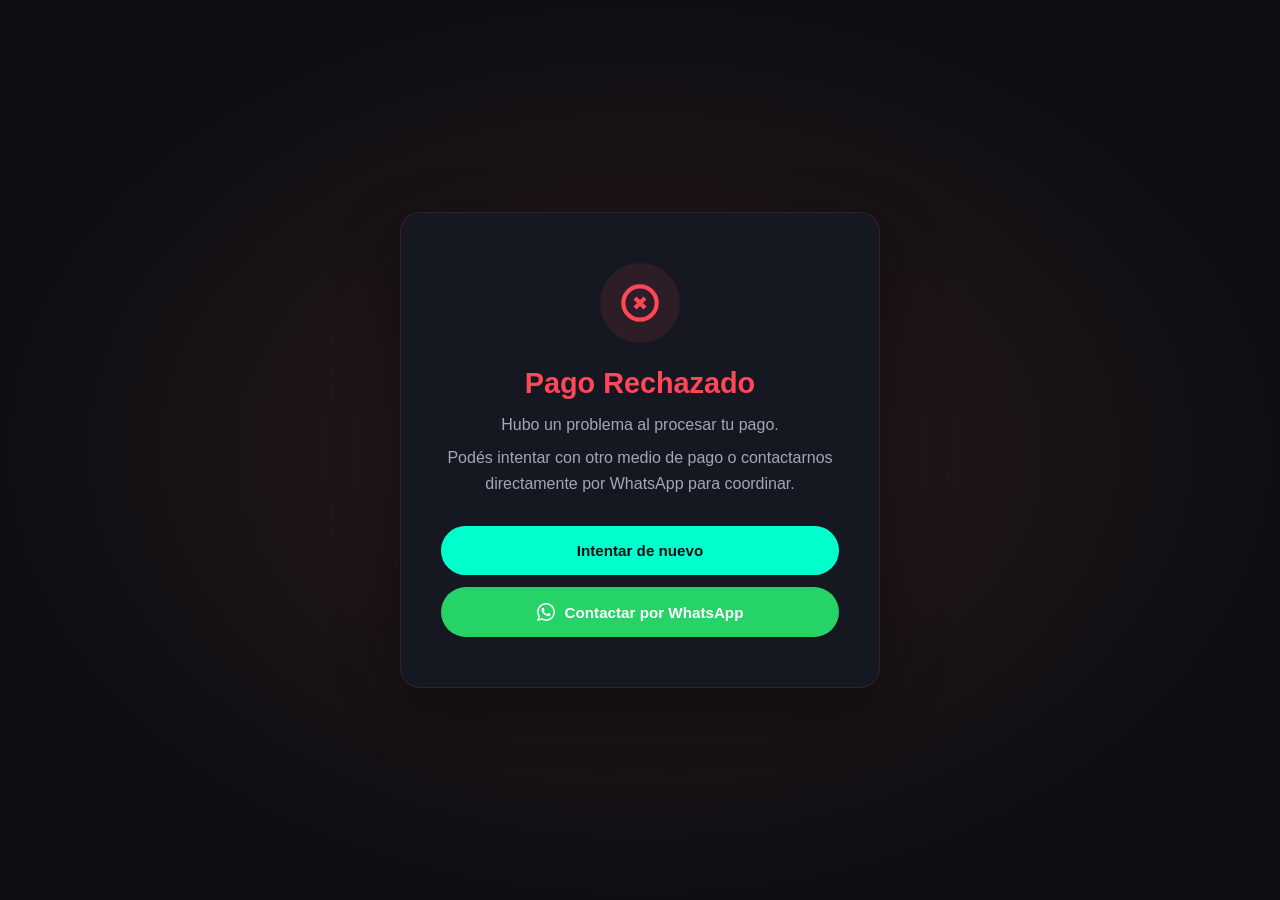
<file: failure.html>
<!DOCTYPE html>
<html lang="es">
<head>
<meta charset="UTF-8" />
<meta name="viewport" content="width=device-width, initial-scale=1.0" />
<meta name="description" content="Pago rechazado - SXZBOOST" />
<meta name="theme-color" content="#ff4757" />
<title>Pago Rechazado | SXZBOOST</title>

<!-- Content Security Policy (fallback si _headers no está disponible) -->
<meta http-equiv="Content-Security-Policy" content="default-src 'self'; script-src 'self' 'unsafe-inline'; style-src 'self' 'unsafe-inline' https://fonts.googleapis.com; font-src 'self' https://fonts.gstatic.com; img-src 'self' data:; base-uri 'self'; upgrade-insecure-requests" />
<meta http-equiv="X-Frame-Options" content="DENY" />
<meta http-equiv="X-Content-Type-Options" content="nosniff" />
<meta http-equiv="X-XSS-Protection" content="1; mode=block" />
<meta name="referrer" content="strict-origin-when-cross-origin" />

<link rel="preconnect" href="https://fonts.googleapis.com">
<link rel="preconnect" href="https://fonts.gstatic.com" crossorigin>
<link href="https://fonts.googleapis.com/css2?family=Montserrat:wght@300;400;500;600;700;800&display=swap" rel="stylesheet">
<link rel="icon" type="image/png" href="logo.png">
<style>
:root {
  --bg: #0e0f14;
  --bg-card: #151821;
  --accent: #00ffcc;
  --text: #e8ecf1;
  --text-secondary: #a0a8b8;
  --muted: #5a6270;
  --error: #ff4757;
  --whatsapp: #25d366;
}

*, *::before, *::after { margin:0; padding:0; box-sizing:border-box; }

body {
  font-family: 'Montserrat', sans-serif;
  background: var(--bg);
  color: var(--text);
  min-height: 100vh;
  display: flex;
  align-items: center;
  justify-content: center;
  padding: 20px;
  background: radial-gradient(ellipse at center, #2e1a1a 0%, var(--bg) 70%);
}

.result-container {
  width: 100%;
  max-width: 480px;
  background: var(--bg-card);
  border-radius: 20px;
  padding: 50px 40px;
  border: 1px solid rgba(255,71,87,0.15);
  box-shadow: 0 20px 60px rgba(0,0,0,0.4);
  text-align: center;
}

.error-icon {
  width: 80px;
  height: 80px;
  background: rgba(255,71,87,0.1);
  border-radius: 50%;
  display: flex;
  align-items: center;
  justify-content: center;
  margin: 0 auto 24px;
  animation: shake 0.5s ease;
}

@keyframes shake {
  0%, 100% { transform: translateX(0); }
  20%, 60% { transform: translateX(-10px); }
  40%, 80% { transform: translateX(10px); }
}

.result-container h1 {
  font-size: 1.8rem;
  font-weight: 800;
  margin-bottom: 12px;
  color: var(--error);
}

.result-container p {
  color: var(--text-secondary);
  margin-bottom: 8px;
  line-height: 1.6;
}

.actions {
  margin-top: 30px;
  display: flex;
  flex-direction: column;
  gap: 12px;
}

.btn {
  display: flex;
  align-items: center;
  justify-content: center;
  gap: 10px;
  padding: 16px 28px;
  border: none;
  border-radius: 50px;
  font-family: inherit;
  font-size: 0.95rem;
  font-weight: 700;
  cursor: pointer;
  transition: all 0.3s ease;
  text-decoration: none;
  width: 100%;
}

.btn-primary {
  background: var(--accent);
  color: var(--bg);
}

.btn-primary:hover {
  background: #fff;
  transform: translateY(-2px);
}

.btn-whatsapp {
  background: var(--whatsapp);
  color: #fff;
}

.btn-whatsapp:hover {
  background: #1ebd59;
  color: #fff;
}

@media (max-width: 480px) {
  .result-container {
    padding: 35px 24px;
  }
}
</style>
</head>
<body>

<div class="result-container">
  <div class="error-icon">
    <svg width="40" height="40" viewBox="0 0 24 24" fill="none" stroke="#ff4757" stroke-width="2.5"><circle cx="12" cy="12" r="10"></circle><line x1="15" y1="9" x2="9" y2="15"></line><line x1="9" y1="9" x2="15" y2="15"></line></svg>
  </div>
  <h1>Pago Rechazado</h1>
  <p>Hubo un problema al procesar tu pago.</p>
  <p>Pod&eacute;s intentar con otro medio de pago o contactarnos directamente por WhatsApp para coordinar.</p>

  <div class="actions">
    <a href="index.html" class="btn btn-primary">Intentar de nuevo</a>
    <a href="https://wa.me/5491123981806?text=Hola,%20tuve%20un%20problema%20con%20el%20pago%20en%20SXZBOOST" class="btn btn-whatsapp" target="_blank" rel="noopener noreferrer nofollow" referrerpolicy="no-referrer">
      <svg width="18" height="18" viewBox="0 0 24 24" fill="currentColor"><path d="M17.472 14.382c-.297-.149-1.758-.867-2.03-.967-.273-.099-.471-.148-.67.15-.197.297-.767.966-.94 1.164-.173.199-.347.223-.644.075-.297-.15-1.255-.463-2.39-1.475-.883-.788-1.48-1.761-1.653-2.059-.173-.297-.018-.458.13-.606.134-.133.298-.347.446-.52.149-.174.198-.298.298-.497.099-.198.05-.371-.025-.52-.075-.149-.669-1.612-.916-2.207-.242-.579-.487-.5-.669-.51-.173-.008-.371-.01-.57-.01-.198 0-.52.074-.792.372-.272.297-1.04 1.016-1.04 2.479 0 1.462 1.065 2.875 1.213 3.074.149.198 2.096 3.2 5.077 4.487.709.306 1.262.489 1.694.625.712.227 1.36.195 1.871.118.571-.085 1.758-.719 2.006-1.413.248-.694.248-1.289.173-1.413-.074-.124-.272-.198-.57-.347m-5.421 7.403h-.004a9.87 9.87 0 01-5.031-1.378l-.361-.214-3.741.982.998-3.648-.235-.374a9.86 9.86 0 01-1.51-5.26c.001-5.45 4.436-9.884 9.888-9.884 2.64 0 5.122 1.03 6.988 2.898a9.825 9.825 0 012.893 6.994c-.003 5.45-4.437 9.884-9.885 9.884m8.413-18.297A11.815 11.815 0 0012.05 0C5.495 0 .16 5.335.157 11.892c0 2.096.547 4.142 1.588 5.945L.057 24l6.305-1.654a11.882 11.882 0 005.683 1.448h.005c6.554 0 11.89-5.335 11.893-11.893a11.821 11.821 0 00-3.48-8.413z"/></svg>
      Contactar por WhatsApp
    </a>
  </div>
</div>

</body>
</html>
</file>
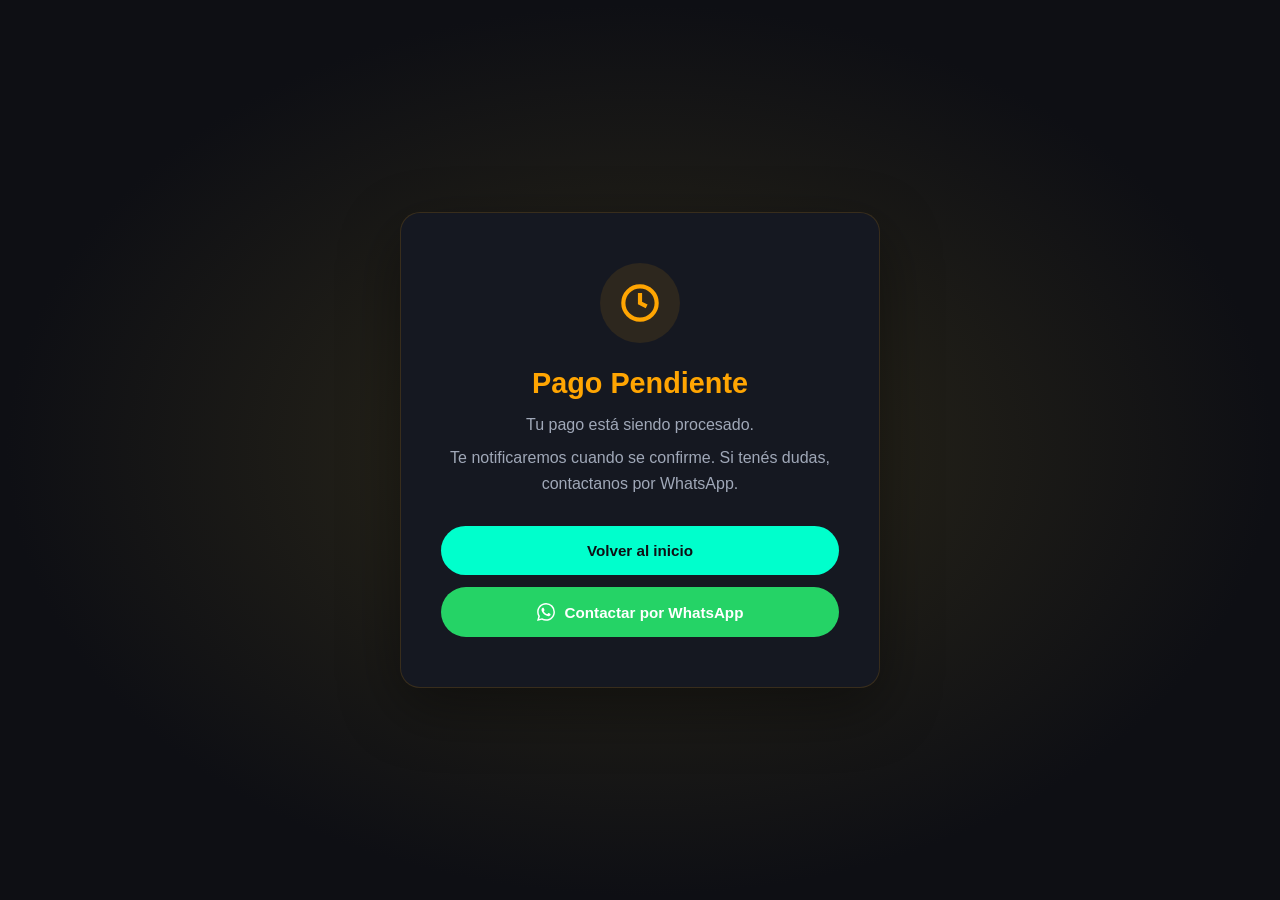
<file: pending.html>
<!DOCTYPE html>
<html lang="es">
<head>
<meta charset="UTF-8" />
<meta name="viewport" content="width=device-width, initial-scale=1.0" />
<meta name="description" content="Pago pendiente - SXZBOOST" />
<meta name="theme-color" content="#ffa502" />
<title>Pago Pendiente | SXZBOOST</title>

<!-- Content Security Policy (fallback si _headers no está disponible) -->
<meta http-equiv="Content-Security-Policy" content="default-src 'self'; script-src 'self' 'unsafe-inline'; style-src 'self' 'unsafe-inline' https://fonts.googleapis.com; font-src 'self' https://fonts.gstatic.com; img-src 'self' data:; base-uri 'self'; upgrade-insecure-requests" />
<meta http-equiv="X-Frame-Options" content="DENY" />
<meta http-equiv="X-Content-Type-Options" content="nosniff" />
<meta http-equiv="X-XSS-Protection" content="1; mode=block" />
<meta name="referrer" content="strict-origin-when-cross-origin" />

<link rel="preconnect" href="https://fonts.googleapis.com">
<link rel="preconnect" href="https://fonts.gstatic.com" crossorigin>
<link href="https://fonts.googleapis.com/css2?family=Montserrat:wght@300;400;500;600;700;800&display=swap" rel="stylesheet">
<link rel="icon" type="image/png" href="logo.png">
<style>
:root {
  --bg: #0e0f14;
  --bg-card: #151821;
  --accent: #00ffcc;
  --text: #e8ecf1;
  --text-secondary: #a0a8b8;
  --muted: #5a6270;
  --warning: #ffa502;
  --whatsapp: #25d366;
}

*, *::before, *::after { margin:0; padding:0; box-sizing:border-box; }

body {
  font-family: 'Montserrat', sans-serif;
  background: var(--bg);
  color: var(--text);
  min-height: 100vh;
  display: flex;
  align-items: center;
  justify-content: center;
  padding: 20px;
  background: radial-gradient(ellipse at center, #2e2a1a 0%, var(--bg) 70%);
}

.result-container {
  width: 100%;
  max-width: 480px;
  background: var(--bg-card);
  border-radius: 20px;
  padding: 50px 40px;
  border: 1px solid rgba(255,165,2,0.15);
  box-shadow: 0 20px 60px rgba(0,0,0,0.4);
  text-align: center;
}

.pending-icon {
  width: 80px;
  height: 80px;
  background: rgba(255,165,2,0.1);
  border-radius: 50%;
  display: flex;
  align-items: center;
  justify-content: center;
  margin: 0 auto 24px;
  animation: pulse 2s infinite;
}

@keyframes pulse {
  0%, 100% { box-shadow: 0 0 0 0 rgba(255,165,2,0.2); }
  50% { box-shadow: 0 0 0 15px rgba(255,165,2,0); }
}

.result-container h1 {
  font-size: 1.8rem;
  font-weight: 800;
  margin-bottom: 12px;
  color: var(--warning);
}

.result-container p {
  color: var(--text-secondary);
  margin-bottom: 8px;
  line-height: 1.6;
}

.actions {
  margin-top: 30px;
  display: flex;
  flex-direction: column;
  gap: 12px;
}

.btn {
  display: flex;
  align-items: center;
  justify-content: center;
  gap: 10px;
  padding: 16px 28px;
  border: none;
  border-radius: 50px;
  font-family: inherit;
  font-size: 0.95rem;
  font-weight: 700;
  cursor: pointer;
  transition: all 0.3s ease;
  text-decoration: none;
  width: 100%;
}

.btn-primary {
  background: var(--accent);
  color: var(--bg);
}

.btn-primary:hover {
  background: #fff;
  transform: translateY(-2px);
}

.btn-whatsapp {
  background: var(--whatsapp);
  color: #fff;
}

.btn-whatsapp:hover {
  background: #1ebd59;
  color: #fff;
}

@media (max-width: 480px) {
  .result-container {
    padding: 35px 24px;
  }
}
</style>
</head>
<body>

<div class="result-container">
  <div class="pending-icon">
    <svg width="40" height="40" viewBox="0 0 24 24" fill="none" stroke="#ffa502" stroke-width="2.5"><circle cx="12" cy="12" r="10"></circle><polyline points="12 6 12 12 16 14"></polyline></svg>
  </div>
  <h1>Pago Pendiente</h1>
  <p>Tu pago est&aacute; siendo procesado.</p>
  <p>Te notificaremos cuando se confirme. Si ten&eacute;s dudas, contactanos por WhatsApp.</p>

  <div class="actions">
    <a href="index.html" class="btn btn-primary">Volver al inicio</a>
    <a href="https://wa.me/5491123981806?text=Hola,%20tengo%20una%20consulta%20sobre%20mi%20pago%20pendiente%20en%20SXZBOOST" class="btn btn-whatsapp" target="_blank" rel="noopener noreferrer nofollow" referrerpolicy="no-referrer">
      <svg width="18" height="18" viewBox="0 0 24 24" fill="currentColor"><path d="M17.472 14.382c-.297-.149-1.758-.867-2.03-.967-.273-.099-.471-.148-.67.15-.197.297-.767.966-.94 1.164-.173.199-.347.223-.644.075-.297-.15-1.255-.463-2.39-1.475-.883-.788-1.48-1.761-1.653-2.059-.173-.297-.018-.458.13-.606.134-.133.298-.347.446-.52.149-.174.198-.298.298-.497.099-.198.05-.371-.025-.52-.075-.149-.669-1.612-.916-2.207-.242-.579-.487-.5-.669-.51-.173-.008-.371-.01-.57-.01-.198 0-.52.074-.792.372-.272.297-1.04 1.016-1.04 2.479 0 1.462 1.065 2.875 1.213 3.074.149.198 2.096 3.2 5.077 4.487.709.306 1.262.489 1.694.625.712.227 1.36.195 1.871.118.571-.085 1.758-.719 2.006-1.413.248-.694.248-1.289.173-1.413-.074-.124-.272-.198-.57-.347m-5.421 7.403h-.004a9.87 9.87 0 01-5.031-1.378l-.361-.214-3.741.982.998-3.648-.235-.374a9.86 9.86 0 01-1.51-5.26c.001-5.45 4.436-9.884 9.888-9.884 2.64 0 5.122 1.03 6.988 2.898a9.825 9.825 0 012.893 6.994c-.003 5.45-4.437 9.884-9.885 9.884m8.413-18.297A11.815 11.815 0 0012.05 0C5.495 0 .16 5.335.157 11.892c0 2.096.547 4.142 1.588 5.945L.057 24l6.305-1.654a11.882 11.882 0 005.683 1.448h.005c6.554 0 11.89-5.335 11.893-11.893a11.821 11.821 0 00-3.48-8.413z"/></svg>
      Contactar por WhatsApp
    </a>
  </div>
</div>

</body>
</html>
</file>
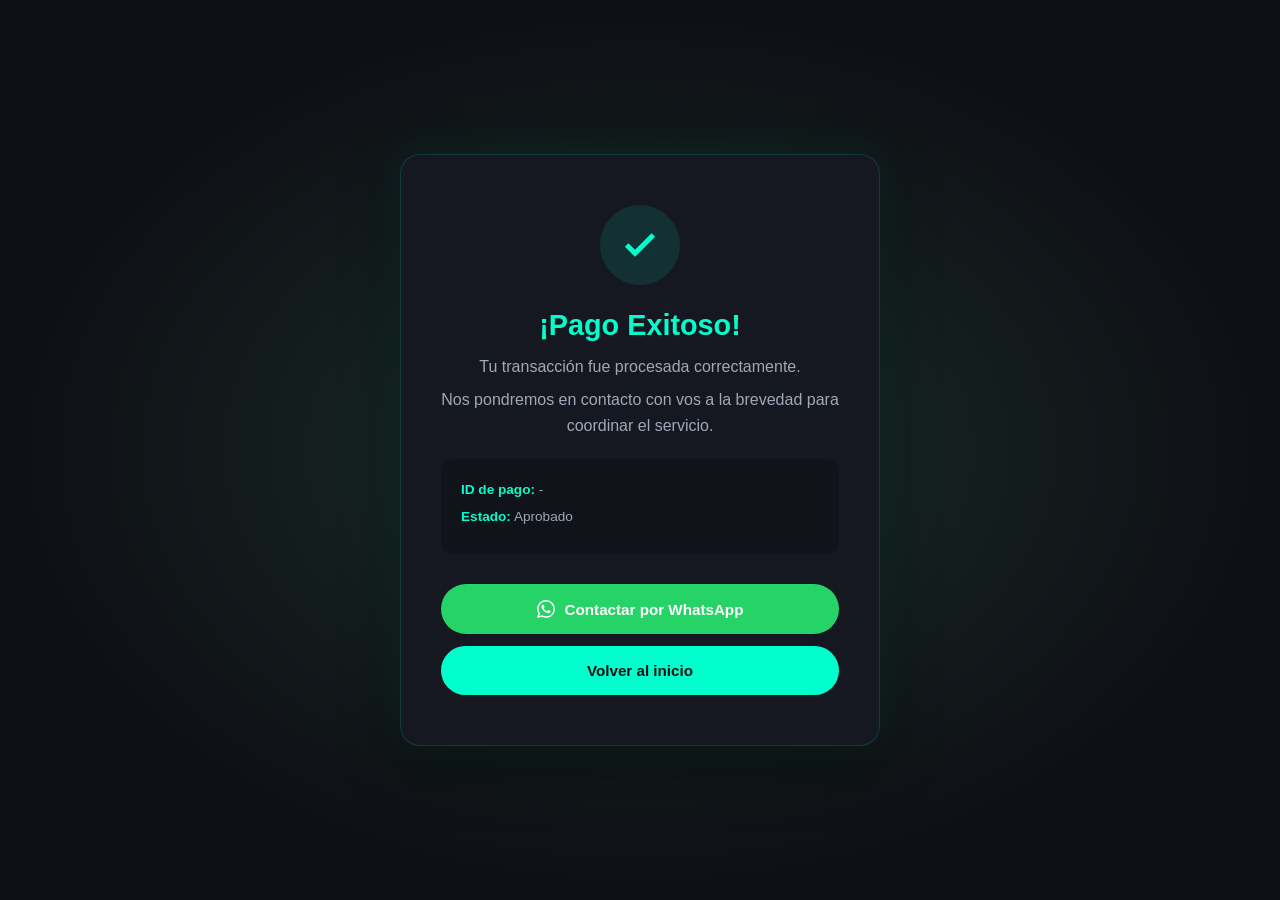
<file: success.html>
<!DOCTYPE html>
<html lang="es">
<head>
<meta charset="UTF-8" />
<meta name="viewport" content="width=device-width, initial-scale=1.0" />
<meta name="description" content="Pago exitoso - SXZBOOST" />
<meta name="theme-color" content="#00ffcc" />
<title>Pago Exitoso | SXZBOOST</title>

<!-- Content Security Policy (fallback si _headers no está disponible) -->
<meta http-equiv="Content-Security-Policy" content="default-src 'self'; script-src 'self' 'unsafe-inline'; style-src 'self' 'unsafe-inline' https://fonts.googleapis.com; font-src 'self' https://fonts.gstatic.com; img-src 'self' data:; base-uri 'self'; upgrade-insecure-requests" />
<meta http-equiv="X-Frame-Options" content="DENY" />
<meta http-equiv="X-Content-Type-Options" content="nosniff" />
<meta http-equiv="X-XSS-Protection" content="1; mode=block" />
<meta name="referrer" content="strict-origin-when-cross-origin" />

<link rel="preconnect" href="https://fonts.googleapis.com">
<link rel="preconnect" href="https://fonts.gstatic.com" crossorigin>
<link href="https://fonts.googleapis.com/css2?family=Montserrat:wght@300;400;500;600;700;800&display=swap" rel="stylesheet">
<link rel="icon" type="image/png" href="logo.png">
<style>
:root {
  --bg: #0e0f14;
  --bg-card: #151821;
  --accent: #00ffcc;
  --text: #e8ecf1;
  --text-secondary: #a0a8b8;
  --muted: #5a6270;
  --whatsapp: #25d366;
}

*, *::before, *::after { margin:0; padding:0; box-sizing:border-box; }

body {
  font-family: 'Montserrat', sans-serif;
  background: var(--bg);
  color: var(--text);
  min-height: 100vh;
  display: flex;
  align-items: center;
  justify-content: center;
  padding: 20px;
  background: radial-gradient(ellipse at center, #1a2e2a 0%, var(--bg) 70%);
}

.result-container {
  width: 100%;
  max-width: 480px;
  background: var(--bg-card);
  border-radius: 20px;
  padding: 50px 40px;
  border: 1px solid rgba(0,255,204,0.15);
  box-shadow: 0 20px 60px rgba(0,0,0,0.4), 0 0 40px rgba(0,255,204,0.08);
  text-align: center;
}

.success-icon {
  width: 80px;
  height: 80px;
  background: rgba(0,255,204,0.1);
  border-radius: 50%;
  display: flex;
  align-items: center;
  justify-content: center;
  margin: 0 auto 24px;
  animation: scaleIn 0.5s ease;
}

@keyframes scaleIn {
  0% { transform: scale(0); opacity: 0; }
  100% { transform: scale(1); opacity: 1; }
}

.result-container h1 {
  font-size: 1.8rem;
  font-weight: 800;
  margin-bottom: 12px;
  color: var(--accent);
}

.result-container p {
  color: var(--text-secondary);
  margin-bottom: 8px;
  line-height: 1.6;
}

.result-container strong {
  color: var(--text);
}

.actions {
  margin-top: 30px;
  display: flex;
  flex-direction: column;
  gap: 12px;
}

.btn {
  display: flex;
  align-items: center;
  justify-content: center;
  gap: 10px;
  padding: 16px 28px;
  border: none;
  border-radius: 50px;
  font-family: inherit;
  font-size: 0.95rem;
  font-weight: 700;
  cursor: pointer;
  transition: all 0.3s ease;
  text-decoration: none;
  width: 100%;
}

.btn-primary {
  background: var(--accent);
  color: var(--bg);
}

.btn-primary:hover {
  background: #fff;
  transform: translateY(-2px);
}

.btn-whatsapp {
  background: var(--whatsapp);
  color: #fff;
}

.btn-whatsapp:hover {
  background: #1ebd59;
  color: #fff;
}

.order-details {
  background: rgba(0,0,0,0.2);
  border-radius: 12px;
  padding: 20px;
  margin: 20px 0;
  text-align: left;
}

.order-details p {
  font-size: 0.85rem;
  margin-bottom: 6px;
  color: var(--text-secondary);
}

.order-details strong {
  color: var(--accent);
}

@media (max-width: 480px) {
  .result-container {
    padding: 35px 24px;
  }
}
</style>
</head>
<body>

<div class="result-container">
  <div class="success-icon">
    <svg width="40" height="40" viewBox="0 0 24 24" fill="none" stroke="#00ffcc" stroke-width="3"><polyline points="20 6 9 17 4 12"></polyline></svg>
  </div>
  <h1>&iexcl;Pago Exitoso!</h1>
  <p>Tu transacci&oacute;n fue procesada correctamente.</p>
  <p>Nos pondremos en contacto con vos a la brevedad para coordinar el servicio.</p>
  
  <div class="order-details" id="order-details">
    <p><strong>ID de pago:</strong> <span id="payment-id">-</span></p>
    <p><strong>Estado:</strong> Aprobado</p>
  </div>

  <div class="actions">
    <a href="https://wa.me/5491123981806" class="btn btn-whatsapp" target="_blank" rel="noopener noreferrer nofollow" referrerpolicy="no-referrer">
      <svg width="18" height="18" viewBox="0 0 24 24" fill="currentColor"><path d="M17.472 14.382c-.297-.149-1.758-.867-2.03-.967-.273-.099-.471-.148-.67.15-.197.297-.767.966-.94 1.164-.173.199-.347.223-.644.075-.297-.15-1.255-.463-2.39-1.475-.883-.788-1.48-1.761-1.653-2.059-.173-.297-.018-.458.13-.606.134-.133.298-.347.446-.52.149-.174.198-.298.298-.497.099-.198.05-.371-.025-.52-.075-.149-.669-1.612-.916-2.207-.242-.579-.487-.5-.669-.51-.173-.008-.371-.01-.57-.01-.198 0-.52.074-.792.372-.272.297-1.04 1.016-1.04 2.479 0 1.462 1.065 2.875 1.213 3.074.149.198 2.096 3.2 5.077 4.487.709.306 1.262.489 1.694.625.712.227 1.36.195 1.871.118.571-.085 1.758-.719 2.006-1.413.248-.694.248-1.289.173-1.413-.074-.124-.272-.198-.57-.347m-5.421 7.403h-.004a9.87 9.87 0 01-5.031-1.378l-.361-.214-3.741.982.998-3.648-.235-.374a9.86 9.86 0 01-1.51-5.26c.001-5.45 4.436-9.884 9.888-9.884 2.64 0 5.122 1.03 6.988 2.898a9.825 9.825 0 012.893 6.994c-.003 5.45-4.437 9.884-9.885 9.884m8.413-18.297A11.815 11.815 0 0012.05 0C5.495 0 .16 5.335.157 11.892c0 2.096.547 4.142 1.588 5.945L.057 24l6.305-1.654a11.882 11.882 0 005.683 1.448h.005c6.554 0 11.89-5.335 11.893-11.893a11.821 11.821 0 00-3.48-8.413z"/></svg>
      Contactar por WhatsApp
    </a>
    <a href="index.html" class="btn btn-primary">Volver al inicio</a>
  </div>
</div>

<script>
/* ============================================================
   VERSIÓN SEGURA
   - Sanitización del payment_id de URL
   - textContent en lugar de innerHTML
   - No se expone información sensible
   ============================================================ */

// Clear cart after successful payment
try {
  localStorage.removeItem('sxzboost_cart');
} catch(e) {}

/**
 * Sanitiza un ID de pago: solo permite caracteres alfanuméricos y guiones.
 */
function sanitizePaymentId(id) {
  if (typeof id !== 'string') return '-';
  const sanitized = id.trim().replace(/[^a-zA-Z0-9_-]/g, '');
  return sanitized.substring(0, 100) || '-';
}

// Get payment info from URL (sanitizado)
const urlParams = new URLSearchParams(window.location.search);
const rawPaymentId = urlParams.get('payment_id') || urlParams.get('collection_id') || '-';
const paymentId = sanitizePaymentId(rawPaymentId);

document.getElementById('payment-id').textContent = paymentId;
</script>

</body>
</html>
</file>
<file: assets/css/style.css>
/* ==========================================
   SXZBOOST - Complete Stylesheet
   Optimized for Cloudflare Pages
   ========================================== */

/* CSS Custom Properties */
:root {
  --bg: #0e0f14;
  --bg-card: #151821;
  --bg-hover: #1c1f2b;
  --accent: #00ffcc;
  --accent-dark: #00d4aa;
  --text: #e8ecf1;
  --text-secondary: #a0a8b8;
  --muted: #5a6270;
  --whatsapp: #25d366;
  --error: #ff4757;
  --success: #00ffcc;
  --warning: #ffa502;
  --shadow: 0 8px 32px rgba(0,0,0,0.4);
  --shadow-accent: 0 0 30px rgba(0,255,204,0.15);
  --radius: 16px;
  --radius-sm: 10px;
  --transition: all 0.3s cubic-bezier(0.4,0,0.2,1);
}

/* Reset & Base */
*, *::before, *::after {
  margin: 0;
  padding: 0;
  box-sizing: border-box;
}

html {
  scroll-behavior: smooth;
  scroll-padding-top: 30px;
}

body {
  font-family: 'Montserrat', -apple-system, BlinkMacSystemFont, 'Segoe UI', sans-serif;
  background: var(--bg);
  color: var(--text);
  line-height: 1.6;
  overflow-x: hidden;
  -webkit-font-smoothing: antialiased;
  -moz-osx-font-smoothing: grayscale;
}

img {
  max-width: 100%;
  height: auto;
  display: block;
}

a {
  color: var(--accent);
  text-decoration: none;
  transition: var(--transition);
}

a:hover {
  color: #fff;
}

/* Screen reader only */
.sr-only {
  position: absolute;
  width: 1px;
  height: 1px;
  padding: 0;
  margin: -1px;
  overflow: hidden;
  clip: rect(0,0,0,0);
  white-space: nowrap;
  border: 0;
}

/* Container */
.container {
  max-width: 1200px;
  margin: 0 auto;
  padding: 0 24px;
}

/* ==========================================
   HERO SECTION
   ========================================== */
.hero {
  position: relative;
  min-height: 100vh;
  display: flex;
  align-items: center;
  justify-content: center;
  text-align: center;
  padding: 60px 24px;
  overflow: hidden;
  background: linear-gradient(160deg, #12141c 0%, #0e0f14 40%, #0a0c12 100%);
}

.hero-bg {
  position: absolute;
  inset: 0;
  pointer-events: none;
  overflow: hidden;
  opacity: 0.4;
  background:
    radial-gradient(ellipse 80% 50% at 50% 0%, rgba(0,255,204,0.06) 0%, transparent 55%),
    radial-gradient(ellipse 60% 40% at 80% 20%, rgba(0,170,255,0.03) 0%, transparent 50%);
}

/* Sutil grid pattern para profundidad */
.hero-bg::before {
  content: '';
  position: absolute;
  inset: 0;
  background-image:
    linear-gradient(rgba(255,255,255,0.015) 1px, transparent 1px),
    linear-gradient(90deg, rgba(255,255,255,0.015) 1px, transparent 1px);
  background-size: 60px 60px;
  mask-image: radial-gradient(ellipse at center, black 20%, transparent 70%);
  -webkit-mask-image: radial-gradient(ellipse at center, black 20%, transparent 70%);
}

.hero-inner {
  position: relative;
  z-index: 2;
  max-width: 800px;
}

.logo {
  width: 180px;
  height: auto;
  margin: 0 auto 30px;
  filter: drop-shadow(0 0 30px rgba(0,255,204,0.3));
  animation: logoGlow 3s ease-in-out infinite alternate;
}

@keyframes logoGlow {
  from { filter: drop-shadow(0 0 20px rgba(0,255,204,0.2)); }
  to { filter: drop-shadow(0 0 40px rgba(0,255,204,0.4)); }
}

.hero h1 {
  font-size: clamp(1.8rem, 5vw, 3.2rem);
  font-weight: 800;
  line-height: 1.15;
  margin-bottom: 20px;
  text-wrap: balance;
}

.hero h1 span {
  background: linear-gradient(135deg, var(--accent) 0%, #7b2fff 100%);
  -webkit-background-clip: text;
  -webkit-text-fill-color: transparent;
  background-clip: text;
}

.lead {
  font-size: clamp(1rem, 2.5vw, 1.2rem);
  color: var(--text-secondary);
  margin-bottom: 35px;
  max-width: 600px;
  margin-left: auto;
  margin-right: auto;
}

.hero-ctas {
  display: flex;
  flex-wrap: wrap;
  gap: 16px;
  justify-content: center;
  align-items: center;
}

/* ==========================================
   BUTTONS
   ========================================== */
.btn {
  display: inline-flex;
  align-items: center;
  justify-content: center;
  gap: 8px;
  padding: 14px 28px;
  border: none;
  border-radius: 50px;
  font-family: inherit;
  font-size: 0.95rem;
  font-weight: 600;
  cursor: pointer;
  transition: var(--transition);
  text-decoration: none;
  white-space: nowrap;
}

.btn-whatsapp {
  background: var(--whatsapp);
  color: #fff;
  box-shadow: 0 4px 20px rgba(37,211,102,0.3);
}

.btn-whatsapp:hover {
  background: #1ebd59;
  color: #fff;
  transform: translateY(-2px);
  box-shadow: 0 8px 30px rgba(37,211,102,0.4);
}

.btn-outline {
  background: transparent;
  color: var(--text);
  border: 2px solid var(--muted);
}

.btn-outline:hover {
  border-color: var(--accent);
  color: var(--accent);
  background: rgba(0,255,204,0.05);
  transform: translateY(-2px);
}

.btn-add {
  padding: 10px 20px;
  background: var(--accent);
  color: var(--bg);
  font-size: 0.85rem;
  font-weight: 700;
}

.btn-add:hover {
  background: #fff;
  transform: scale(1.05);
  box-shadow: var(--shadow-accent);
}

.btn-submit {
  background: linear-gradient(135deg, var(--accent) 0%, #7b2fff 100%);
  color: var(--bg);
  font-weight: 700;
  padding: 16px 36px;
  width: 100%;
}

.btn-submit:hover {
  transform: translateY(-2px);
  box-shadow: 0 8px 30px rgba(0,255,204,0.3);
  filter: brightness(1.1);
}

.btn-checkout {
  background: var(--accent);
  color: var(--bg);
  width: 100%;
  margin-bottom: 10px;
  font-weight: 700;
}

.btn-checkout:hover {
  background: #fff;
}

.btn-clear {
  display: flex;
  align-items: center;
  justify-content: center;
  gap: 6px;
  width: 100%;
  padding: 10px;
  background: transparent;
  border: 1px solid var(--muted);
  color: var(--text-secondary);
  border-radius: 50px;
  font-family: inherit;
  font-size: 0.85rem;
  cursor: pointer;
  transition: var(--transition);
}

.btn-clear:hover {
  border-color: var(--error);
  color: var(--error);
}

/* ==========================================
   SECTIONS
   ========================================== */
section {
  padding: 80px 0;
}

.section-header {
  text-align: center;
  margin-bottom: 50px;
}

.section-header h2 {
  font-size: clamp(1.6rem, 4vw, 2.4rem);
  font-weight: 700;
  margin-bottom: 12px;
}

.section-header h2 span {
  color: var(--accent);
}

.section-subtitle {
  color: var(--text-secondary);
  font-size: 1.05rem;
  max-width: 500px;
  margin: 0 auto;
}

/* Section reveal animation */
.section-reveal {
  opacity: 0;
  transform: translateY(40px);
  transition: opacity 0.8s ease, transform 0.8s ease;
}

.section-reveal.visible {
  opacity: 1;
  transform: translateY(0);
}

/* ==========================================
   SERVICES GRID
   ========================================== */
.services {
  display: grid;
  grid-template-columns: repeat(auto-fill, minmax(320px, 1fr));
  gap: 24px;
}

/* ==========================================
   CARDS
   ========================================== */
.card {
  position: relative;
  background: var(--bg-card);
  border-radius: var(--radius);
  overflow: hidden;
  transition: var(--transition);
  border: 1px solid rgba(255,255,255,0.04);
  display: flex;
  flex-direction: column;
}

.card:hover {
  transform: translateY(-8px);
  border-color: rgba(0,255,204,0.15);
  box-shadow: var(--shadow-accent);
}

.card-badge {
  position: absolute;
  top: 16px;
  right: 16px;
  background: linear-gradient(135deg, #ff4757, #ff6348);
  color: #fff;
  font-size: 0.7rem;
  font-weight: 700;
  padding: 5px 12px;
  border-radius: 20px;
  text-transform: uppercase;
  letter-spacing: 0.5px;
  z-index: 3;
}

.badge-online {
  background: linear-gradient(135deg, #2ed573, #1e90ff);
}

.badge-stock {
  background: linear-gradient(135deg, var(--accent), #00b894);
  color: var(--bg);
}

.card-img-wrap {
  position: relative;
  width: 100%;
  aspect-ratio: 16/10;
  overflow: hidden;
}

.card-img-wrap img {
  width: 100%;
  height: 100%;
  object-fit: cover;
  transition: transform 0.5s ease;
}

.card:hover .card-img-wrap img {
  transform: scale(1.08);
}

.product-img-wrap {
  background: linear-gradient(135deg, #1a1d2e, #252a3d);
  display: flex;
  align-items: center;
  justify-content: center;
  padding: 20px;
}

.product-img-wrap img {
  object-fit: contain;
  max-height: 200px;
  filter: drop-shadow(0 8px 20px rgba(0,0,0,0.3));
}

.card-body {
  padding: 24px;
  flex: 1;
}

.card-body h3 {
  font-size: 1.15rem;
  font-weight: 700;
  margin-bottom: 10px;
  color: #fff;
}

.card-body p {
  color: var(--text-secondary);
  font-size: 0.9rem;
  margin-bottom: 16px;
  line-height: 1.5;
}

.card-body ul {
  list-style: none;
  margin-bottom: 12px;
}

.card-body li {
  display: flex;
  align-items: center;
  gap: 8px;
  padding: 4px 0;
  font-size: 0.85rem;
  color: var(--text-secondary);
}

.card-body li svg {
  flex-shrink: 0;
}

.card-note {
  display: block;
  color: var(--muted);
  font-size: 0.8rem;
  margin-top: 8px;
  font-style: italic;
}

.card-footer {
  display: flex;
  align-items: center;
  justify-content: space-between;
  padding: 16px 24px;
  border-top: 1px solid rgba(255,255,255,0.04);
  background: rgba(0,0,0,0.15);
}

.price {
  font-size: 1.3rem;
  font-weight: 800;
  color: var(--accent);
}

/* ==========================================
   HARDWARE GRID
   ========================================== */
.hardware-grid {
  display: grid;
  grid-template-columns: repeat(auto-fill, minmax(280px, 1fr));
  gap: 24px;
}

/* ==========================================
   CONTACT FORM
   ========================================== */
.contact-form {
  max-width: 800px;
  margin: 0 auto;
}

.form-grid {
  display: grid;
  grid-template-columns: repeat(2, 1fr);
  gap: 20px;
}

.form-group {
  display: flex;
  flex-direction: column;
}

.form-group.full-width {
  grid-column: 1 / -1;
}

.form-group label {
  font-size: 0.85rem;
  font-weight: 600;
  color: var(--text-secondary);
  margin-bottom: 6px;
}

.form-group input,
.form-group textarea {
  padding: 14px 18px;
  background: var(--bg-card);
  border: 1px solid rgba(255,255,255,0.08);
  border-radius: var(--radius-sm);
  color: var(--text);
  font-family: inherit;
  font-size: 0.95rem;
  transition: var(--transition);
  outline: none;
}

.form-group input::placeholder,
.form-group textarea::placeholder {
  color: var(--muted);
}

.form-group input:focus,
.form-group textarea:focus {
  border-color: var(--accent);
  box-shadow: 0 0 0 3px rgba(0,255,204,0.1);
}

.form-group input[readonly] {
  background: rgba(0,255,204,0.05);
  border-color: rgba(0,255,204,0.15);
  color: var(--accent);
}

.form-group textarea {
  resize: vertical;
  min-height: 120px;
}

.form-error {
  color: var(--error);
  font-size: 0.8rem;
  margin-top: 4px;
  min-height: 18px;
}

.form-footer {
  margin-top: 10px;
}

.form-message {
  padding: 12px 16px;
  border-radius: var(--radius-sm);
  margin-bottom: 16px;
  font-size: 0.9rem;
  font-weight: 500;
  text-align: center;
}

.form-message.success {
  background: rgba(0,255,204,0.1);
  color: var(--accent);
  border: 1px solid rgba(0,255,204,0.2);
}

.form-message.error {
  background: rgba(255,71,87,0.1);
  color: var(--error);
  border: 1px solid rgba(255,71,87,0.2);
}

.form-message:not(.sr-only) {
  position: static;
  width: auto;
  height: auto;
  clip: auto;
}

/* ==========================================
   GARANTÍA SECTION
   ========================================== */
.garantia {
  text-align: center;
  background: linear-gradient(135deg, rgba(0,255,204,0.03), rgba(123,47,255,0.03));
  border-radius: var(--radius);
  margin: 0 24px;
  max-width: calc(1200px - 48px);
  padding: 60px 40px;
  border: 1px solid rgba(0,255,204,0.06);
}

.garantia-icon {
  margin-bottom: 20px;
  display: inline-flex;
  padding: 16px;
  background: rgba(0,255,204,0.08);
  border-radius: 50%;
}

.garantia h2 {
  font-size: 1.8rem;
  margin-bottom: 12px;
}

.garantia > p {
  color: var(--text-secondary);
  max-width: 500px;
  margin: 0 auto 30px;
}

.garantia-features {
  display: flex;
  flex-wrap: wrap;
  justify-content: center;
  gap: 30px;
}

.garantia-item {
  display: flex;
  align-items: center;
  gap: 10px;
  font-weight: 500;
  color: var(--text-secondary);
}

.garantia-item svg {
  flex-shrink: 0;
}

/* ==========================================
   PAYMENTS SECTION
   ========================================== */
.pagos {
  padding: 40px 0;
  border-top: 1px solid rgba(255,255,255,0.04);
}

.pagos-inner {
  text-align: center;
}

.pagos h4 {
  font-size: 0.85rem;
  font-weight: 500;
  color: var(--muted);
  text-transform: uppercase;
  letter-spacing: 1px;
  margin-bottom: 20px;
}

.payment-cards {
  display: flex;
  flex-wrap: wrap;
  justify-content: center;
  align-items: center;
  gap: 20px;
}

.payment-cards img {
  height: 36px;
  width: auto;
  opacity: 0.7;
  transition: var(--transition);
  filter: grayscale(0.3);
}

.payment-cards img:hover {
  opacity: 1;
  filter: grayscale(0);
}

/* ==========================================
   FOOTER
   ========================================== */
footer {
  padding: 50px 0 30px;
  border-top: 1px solid rgba(255,255,255,0.04);
}

.footer-content {
  display: flex;
  flex-direction: column;
  align-items: center;
  gap: 20px;
  text-align: center;
}

.footer-logo {
  height: 45px;
  width: auto;
  opacity: 0.8;
}

.footer-text {
  color: var(--muted);
  font-size: 0.9rem;
}

.footer-links {
  display: flex;
  gap: 30px;
}

.footer-links a {
  color: var(--text-secondary);
  font-size: 0.9rem;
  font-weight: 500;
}

.footer-links a:hover {
  color: var(--accent);
}

/* ==========================================
   WHATSAPP FLOAT
   ========================================== */
.whatsapp {
  position: fixed;
  bottom: 100px;
  right: 24px;
  width: 58px;
  height: 58px;
  background: var(--whatsapp);
  border-radius: 50%;
  display: flex;
  align-items: center;
  justify-content: center;
  color: #fff;
  box-shadow: 0 4px 20px rgba(37,211,102,0.4);
  z-index: 1000;
  transition: var(--transition);
  animation: whatsappPulse 2s infinite;
}

@keyframes whatsappPulse {
  0%, 100% { box-shadow: 0 4px 20px rgba(37,211,102,0.4); }
  50% { box-shadow: 0 4px 30px rgba(37,211,102,0.6); }
}

.whatsapp:hover {
  transform: scale(1.1);
  color: #fff;
}

.whatsapp-tooltip {
  position: absolute;
  right: 70px;
  background: var(--bg-card);
  color: var(--text);
  padding: 8px 14px;
  border-radius: 8px;
  font-size: 0.8rem;
  font-weight: 600;
  white-space: nowrap;
  opacity: 0;
  transform: translateX(10px);
  transition: var(--transition);
  pointer-events: none;
  border: 1px solid rgba(255,255,255,0.08);
}

.whatsapp:hover .whatsapp-tooltip {
  opacity: 1;
  transform: translateX(0);
}

/* ==========================================
   CART
   ========================================== */
#cart-icon {
  position: fixed;
  bottom: 30px;
  right: 24px;
  width: 58px;
  height: 58px;
  background: var(--accent);
  border-radius: 50%;
  display: flex;
  align-items: center;
  justify-content: center;
  color: var(--bg);
  cursor: pointer;
  z-index: 1000;
  box-shadow: var(--shadow-accent);
  transition: var(--transition);
}

#cart-icon:hover {
  transform: scale(1.1);
  box-shadow: 0 0 40px rgba(0,255,204,0.3);
}

#cart-count {
  position: absolute;
  top: -4px;
  right: -4px;
  width: 24px;
  height: 24px;
  background: #ff4757;
  color: #fff;
  border-radius: 50%;
  font-size: 0.75rem;
  font-weight: 700;
  display: flex;
  align-items: center;
  justify-content: center;
  border: 2px solid var(--bg);
}

.cart-tooltip {
  position: absolute;
  right: 70px;
  background: var(--bg-card);
  color: var(--text);
  padding: 8px 14px;
  border-radius: 8px;
  font-size: 0.8rem;
  font-weight: 600;
  white-space: nowrap;
  opacity: 0;
  transform: translateX(10px);
  transition: var(--transition);
  pointer-events: none;
  border: 1px solid rgba(255,255,255,0.08);
}

#cart-icon:hover .cart-tooltip {
  opacity: 1;
  transform: translateX(0);
}

/* Cart Panel */
#cart-panel {
  position: fixed;
  top: 0;
  right: 0;
  width: 100%;
  max-width: 420px;
  height: 100vh;
  background: var(--bg-card);
  z-index: 1100;
  display: flex;
  flex-direction: column;
  transform: translateX(100%);
  transition: transform 0.4s cubic-bezier(0.4,0,0.2,1);
  border-left: 1px solid rgba(255,255,255,0.06);
}

#cart-panel[aria-hidden="false"] {
  transform: translateX(0);
}

.cart-header {
  display: flex;
  align-items: center;
  justify-content: space-between;
  padding: 24px;
  border-bottom: 1px solid rgba(255,255,255,0.06);
}

.cart-header h3 {
  font-size: 1.2rem;
  font-weight: 700;
}

.cart-close {
  width: 36px;
  height: 36px;
  border-radius: 50%;
  border: none;
  background: rgba(255,255,255,0.06);
  color: var(--text);
  cursor: pointer;
  display: flex;
  align-items: center;
  justify-content: center;
  transition: var(--transition);
}

.cart-close:hover {
  background: rgba(255,71,87,0.15);
  color: var(--error);
}

.cart-items-scroll {
  flex: 1;
  overflow-y: auto;
  padding: 16px;
}

.cart-item {
  display: flex;
  gap: 14px;
  align-items: center;
  padding: 14px;
  background: rgba(0,0,0,0.2);
  border-radius: var(--radius-sm);
  margin-bottom: 10px;
  border: 1px solid rgba(255,255,255,0.04);
}

.cart-item img {
  width: 60px;
  height: 60px;
  object-fit: cover;
  border-radius: 8px;
  flex-shrink: 0;
}

.cart-item-info {
  flex: 1;
  min-width: 0;
}

.cart-item-name {
  font-weight: 600;
  font-size: 0.9rem;
  margin-bottom: 4px;
  white-space: nowrap;
  overflow: hidden;
  text-overflow: ellipsis;
}

.cart-item-price {
  color: var(--accent);
  font-weight: 700;
  font-size: 0.9rem;
}

.cart-item-qty {
  display: flex;
  align-items: center;
  gap: 8px;
  margin-top: 6px;
}

.qty-btn {
  width: 26px;
  height: 26px;
  border-radius: 50%;
  border: 1px solid var(--muted);
  background: transparent;
  color: var(--text);
  cursor: pointer;
  display: flex;
  align-items: center;
  justify-content: center;
  font-size: 1rem;
  transition: var(--transition);
}

.qty-btn:hover {
  border-color: var(--accent);
  color: var(--accent);
}

.cart-item-qty span {
  font-size: 0.85rem;
  font-weight: 600;
  min-width: 20px;
  text-align: center;
}

.cart-item-remove {
  width: 28px;
  height: 28px;
  border-radius: 50%;
  border: none;
  background: transparent;
  color: var(--muted);
  cursor: pointer;
  display: flex;
  align-items: center;
  justify-content: center;
  transition: var(--transition);
  flex-shrink: 0;
}

.cart-item-remove:hover {
  background: rgba(255,71,87,0.15);
  color: var(--error);
}

/* Cart Empty State */
.cart-empty {
  flex: 1;
  display: flex;
  flex-direction: column;
  align-items: center;
  justify-content: center;
  color: var(--muted);
  text-align: center;
  padding: 40px;
}

.cart-empty svg {
  margin-bottom: 16px;
}

.cart-empty p {
  font-weight: 600;
  font-size: 1.05rem;
  margin-bottom: 4px;
}

.cart-empty span {
  font-size: 0.85rem;
}

/* Cart Footer */
.cart-footer {
  padding: 20px 24px;
  border-top: 1px solid rgba(255,255,255,0.06);
  background: rgba(0,0,0,0.2);
}

.cart-subtotal {
  display: flex;
  justify-content: space-between;
  margin-bottom: 8px;
  color: var(--text-secondary);
  font-size: 0.9rem;
}

.cart-total-price {
  font-size: 1.2rem;
  font-weight: 800;
  color: var(--accent);
  margin-bottom: 16px;
  text-align: right;
}

/* Cart Overlay */
.cart-overlay {
  position: fixed;
  inset: 0;
  background: rgba(0,0,0,0.6);
  backdrop-filter: blur(4px);
  z-index: 1099;
  opacity: 0;
  visibility: hidden;
  transition: all 0.3s ease;
}

.cart-overlay[aria-hidden="false"] {
  opacity: 1;
  visibility: visible;
}

/* ==========================================
   TOAST NOTIFICATION
   ========================================== */
.toast {
  position: fixed;
  bottom: 30px;
  left: 50%;
  transform: translateX(-50%) translateY(100px);
  background: var(--bg-card);
  border: 1px solid rgba(0,255,204,0.2);
  color: var(--text);
  padding: 14px 28px;
  border-radius: 50px;
  font-weight: 600;
  font-size: 0.9rem;
  z-index: 1200;
  display: flex;
  align-items: center;
  gap: 10px;
  box-shadow: var(--shadow);
  opacity: 0;
  transition: all 0.4s cubic-bezier(0.4,0,0.2,1);
}

.toast.show {
  transform: translateX(-50%) translateY(0);
  opacity: 1;
}

/* ==========================================
   RESPONSIVE
   ========================================== */
@media (max-width: 768px) {
  .hero {
    min-height: auto;
    padding: 80px 20px;
  }
  
  .logo {
    width: 140px;
  }
  
  .hero-ctas {
    flex-direction: column;
    width: 100%;
  }
  
  .hero-ctas .btn {
    width: 100%;
  }
  
  .services {
    grid-template-columns: 1fr;
  }
  
  .hardware-grid {
    grid-template-columns: 1fr;
  }
  
  .form-grid {
    grid-template-columns: 1fr;
  }
  
  .garantia {
    margin: 0 16px;
    padding: 40px 24px;
  }
  
  .garantia-features {
    flex-direction: column;
    gap: 16px;
  }
  
  .payment-cards img {
    height: 28px;
  }
  
  .footer-links {
    flex-direction: column;
    gap: 12px;
  }
  
  #cart-panel {
    max-width: 100%;
  }
  
  .whatsapp {
    width: 50px;
    height: 50px;
    bottom: 90px;
    right: 16px;
  }
  
  #cart-icon {
    width: 50px;
    height: 50px;
    right: 16px;
  }
  
  section {
    padding: 60px 0;
  }
}

@media (max-width: 480px) {
  .card-footer {
    flex-direction: column;
    gap: 12px;
    align-items: stretch;
  }
  
  .price {
    text-align: center;
  }
  
  .btn-add {
    width: 100%;
  }
}

/* ==========================================
   SCROLLBAR STYLING
   ========================================== */
::-webkit-scrollbar {
  width: 8px;
}

::-webkit-scrollbar-track {
  background: var(--bg);
}

::-webkit-scrollbar-thumb {
  background: var(--muted);
  border-radius: 4px;
}

::-webkit-scrollbar-thumb:hover {
  background: var(--text-secondary);
}

/* ==========================================
   REDUCED MOTION
   ========================================== */
@media (prefers-reduced-motion: reduce) {
  *,
  *::before,
  *::after {
    animation-duration: 0.01ms !important;
    animation-iteration-count: 1 !important;
    transition-duration: 0.01ms !important;
    scroll-behavior: auto !important;
  }
  
  .section-reveal {
    opacity: 1;
    transform: none;
  }
}
</file>
